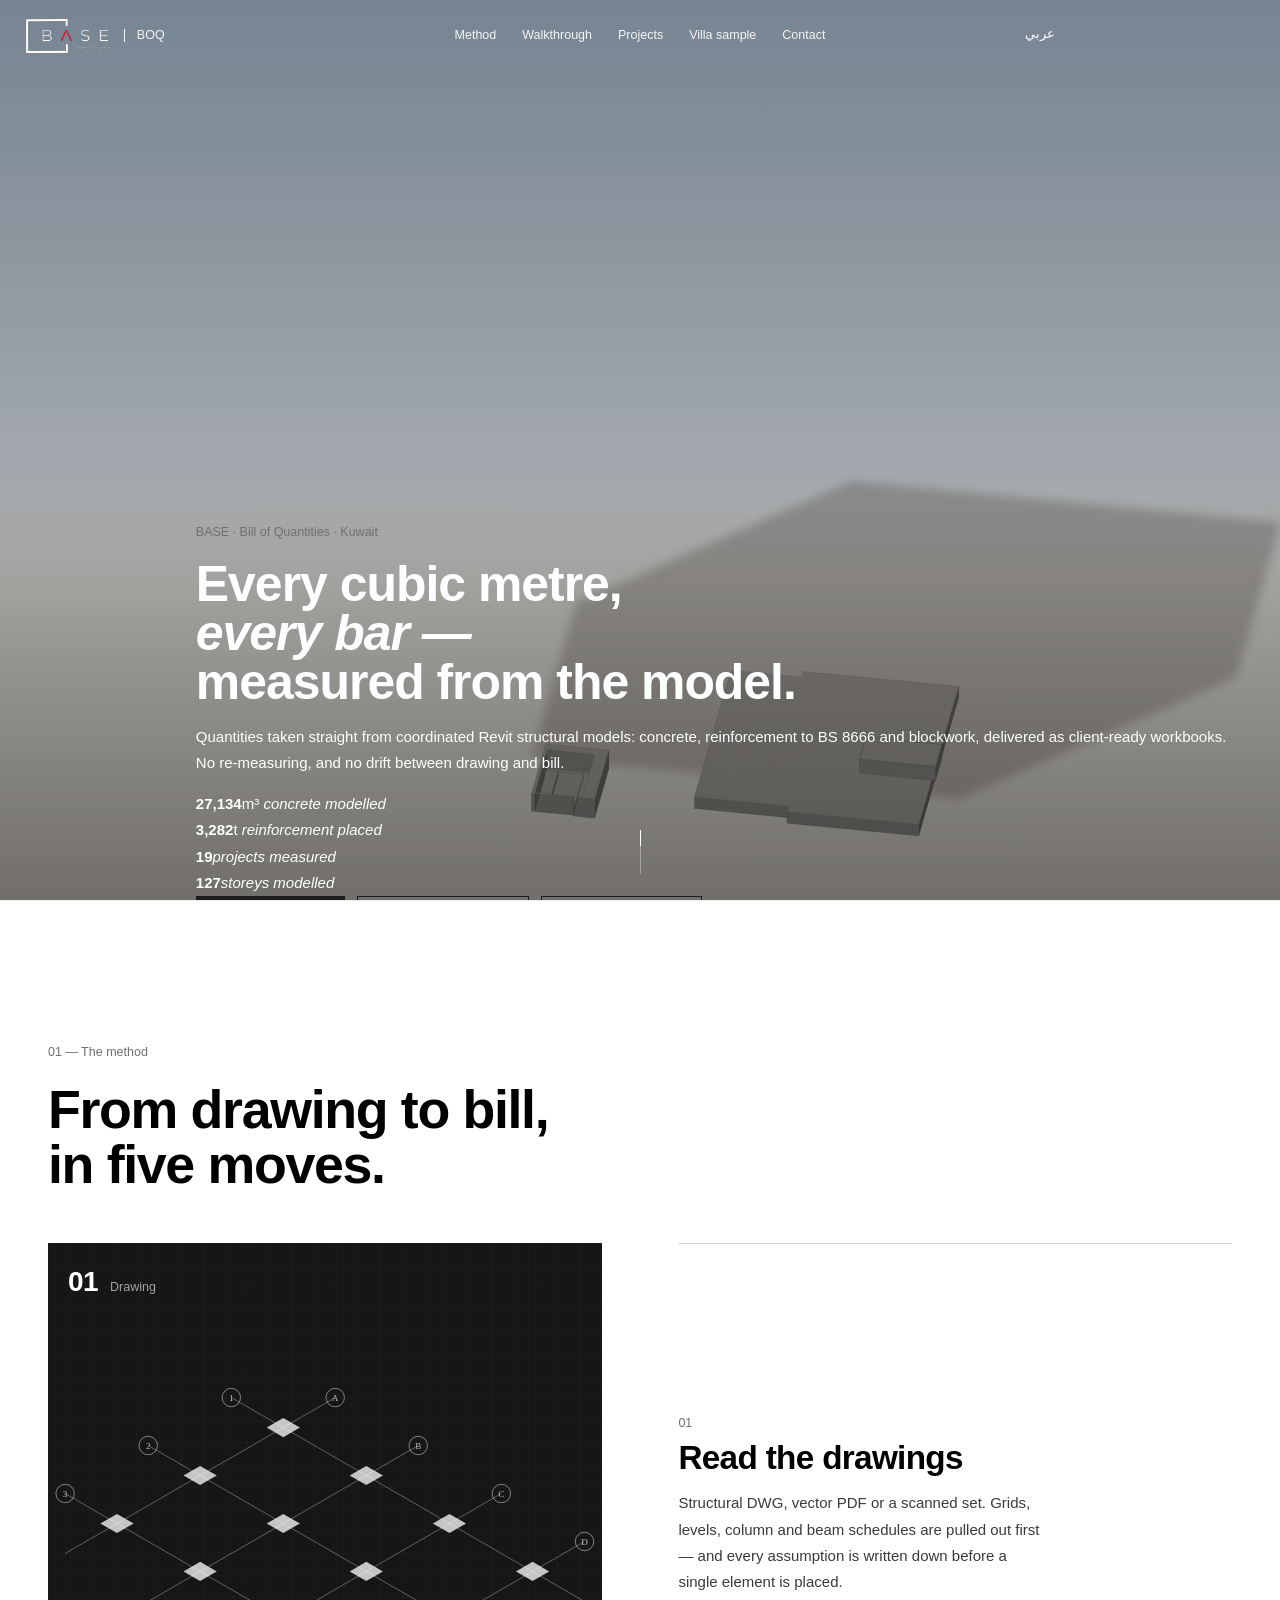
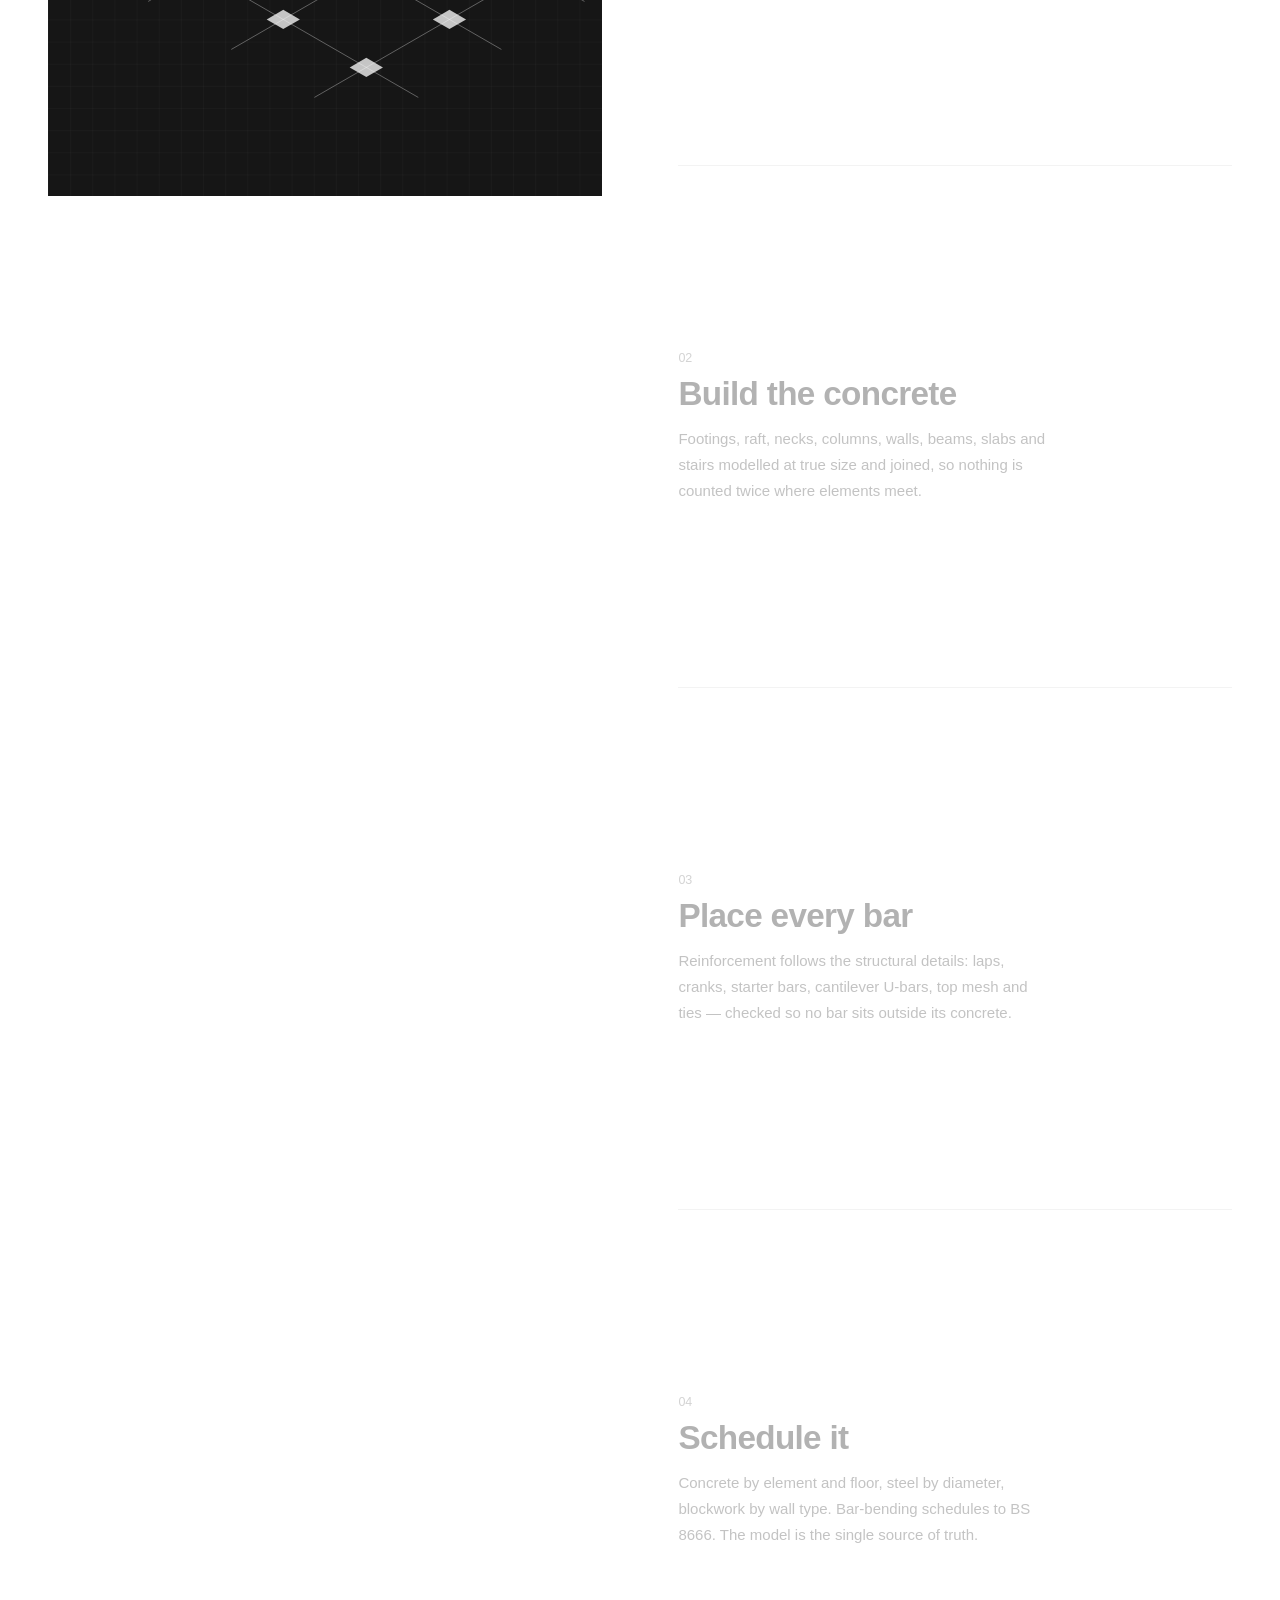
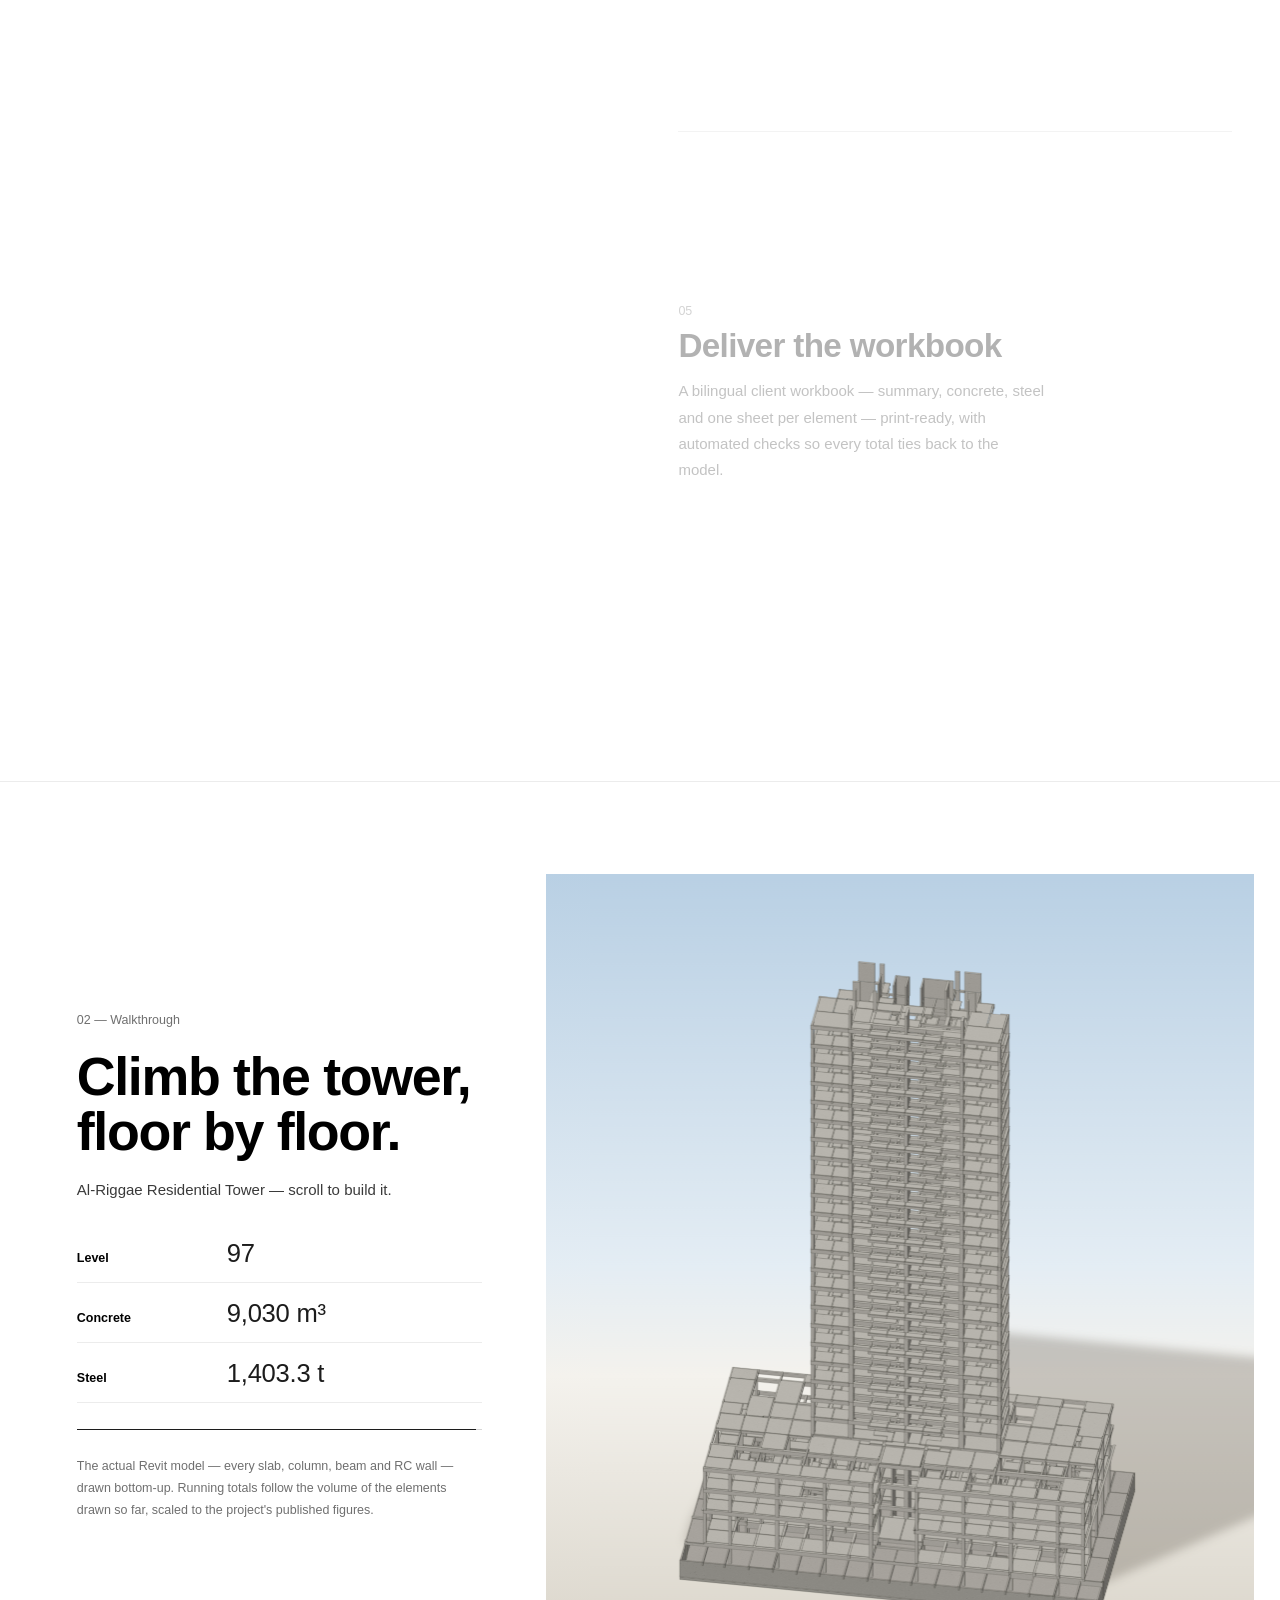
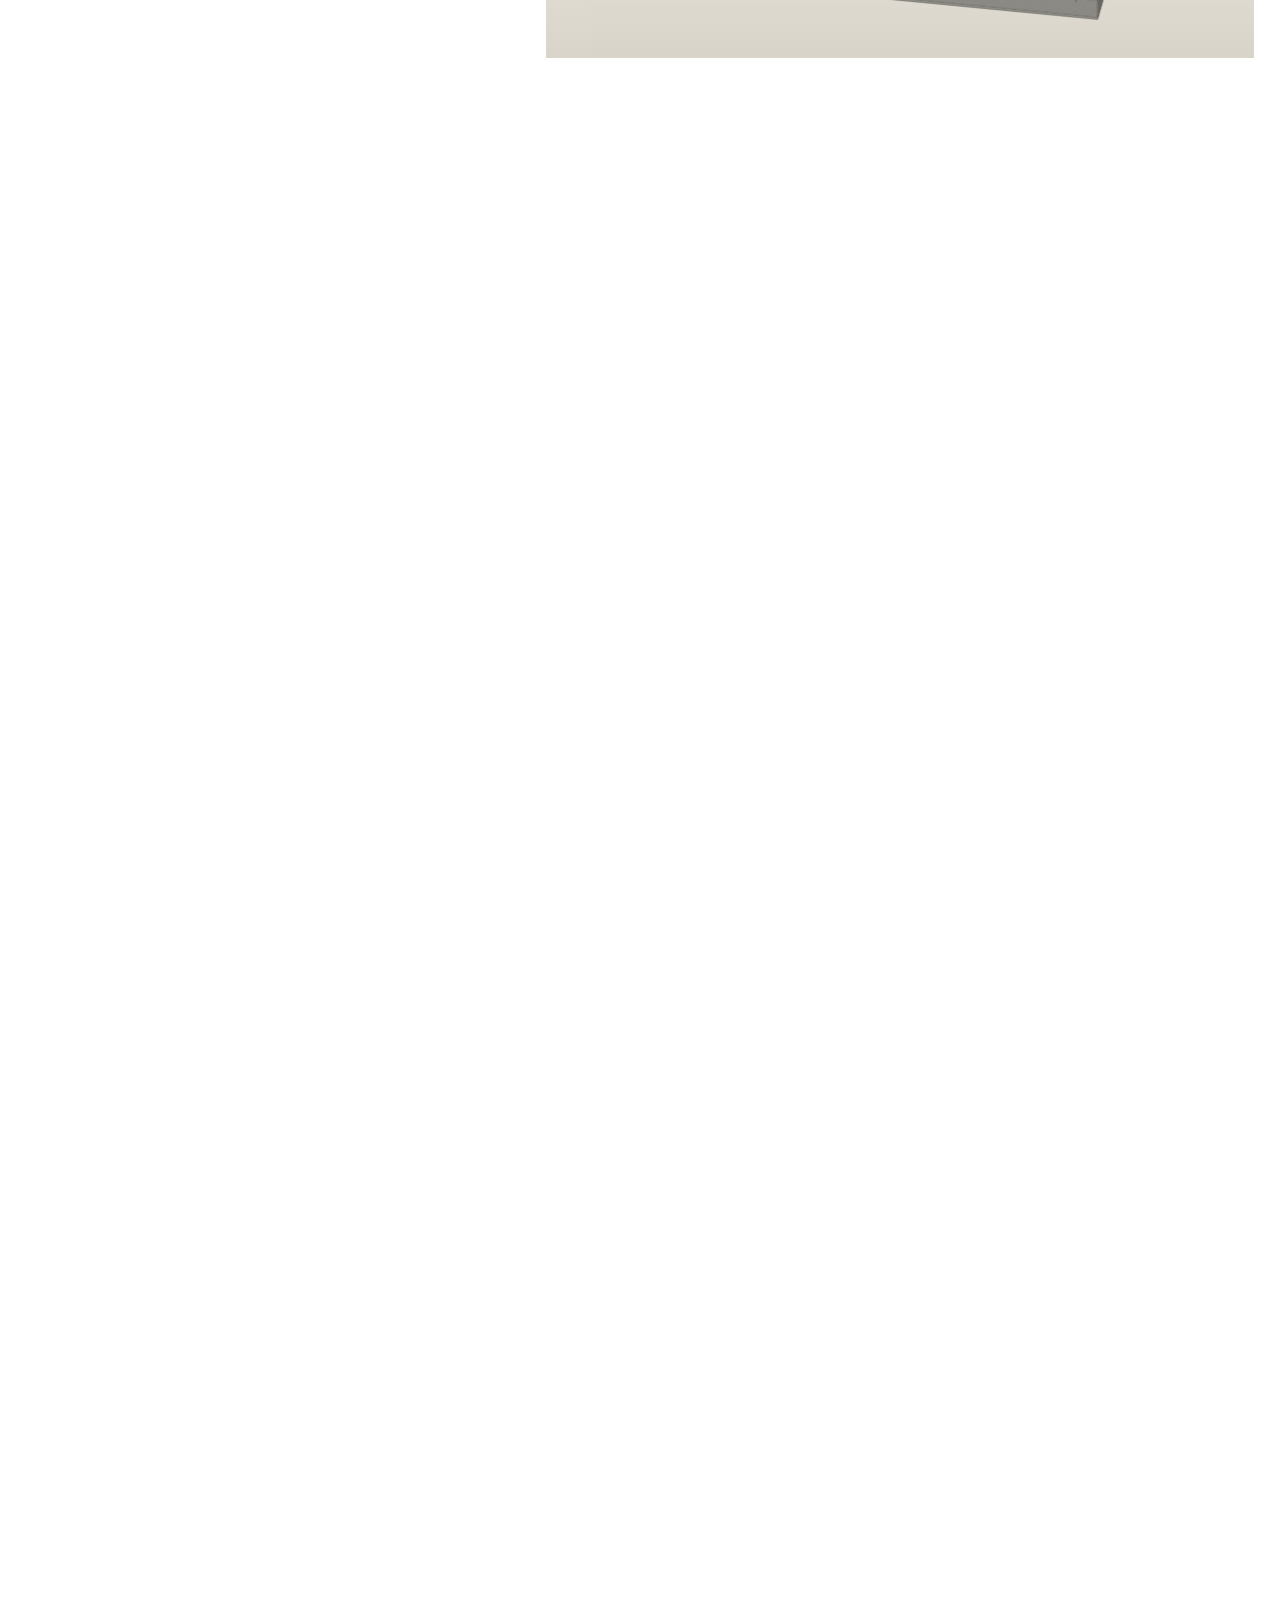
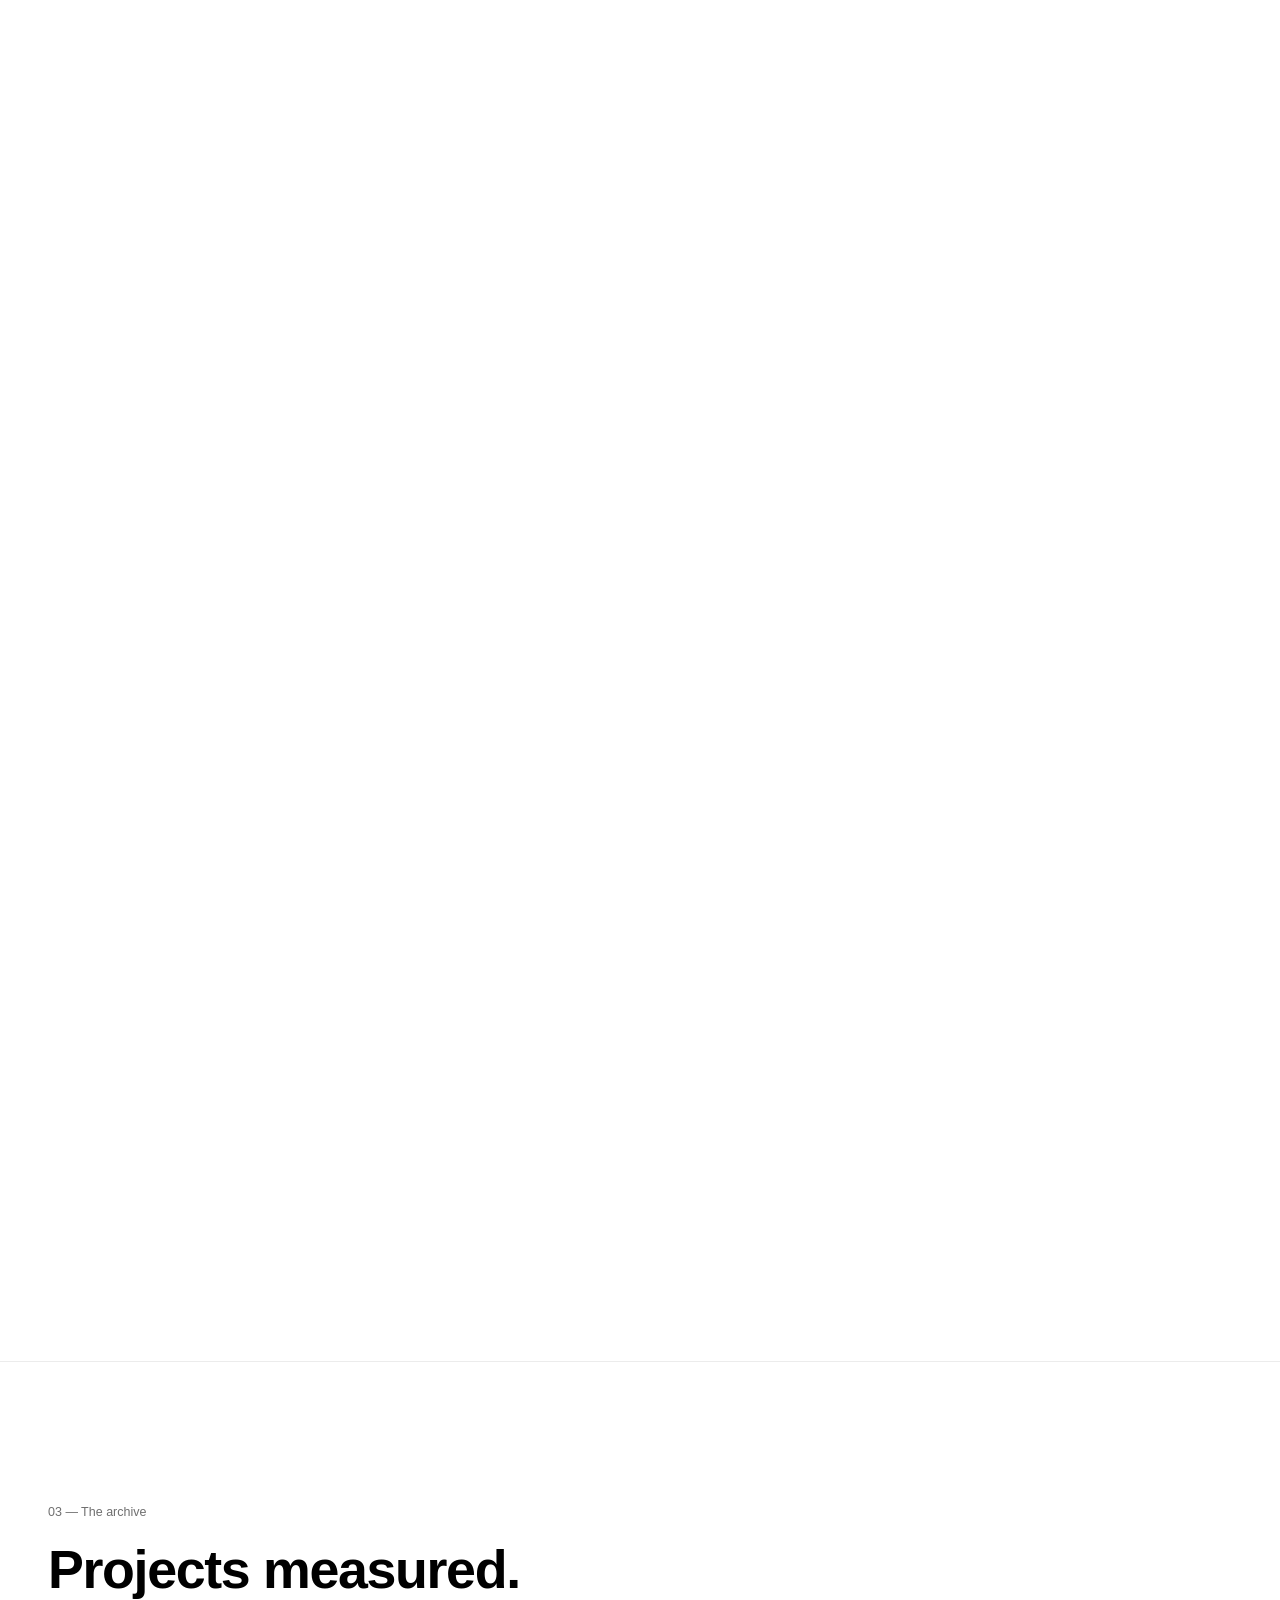
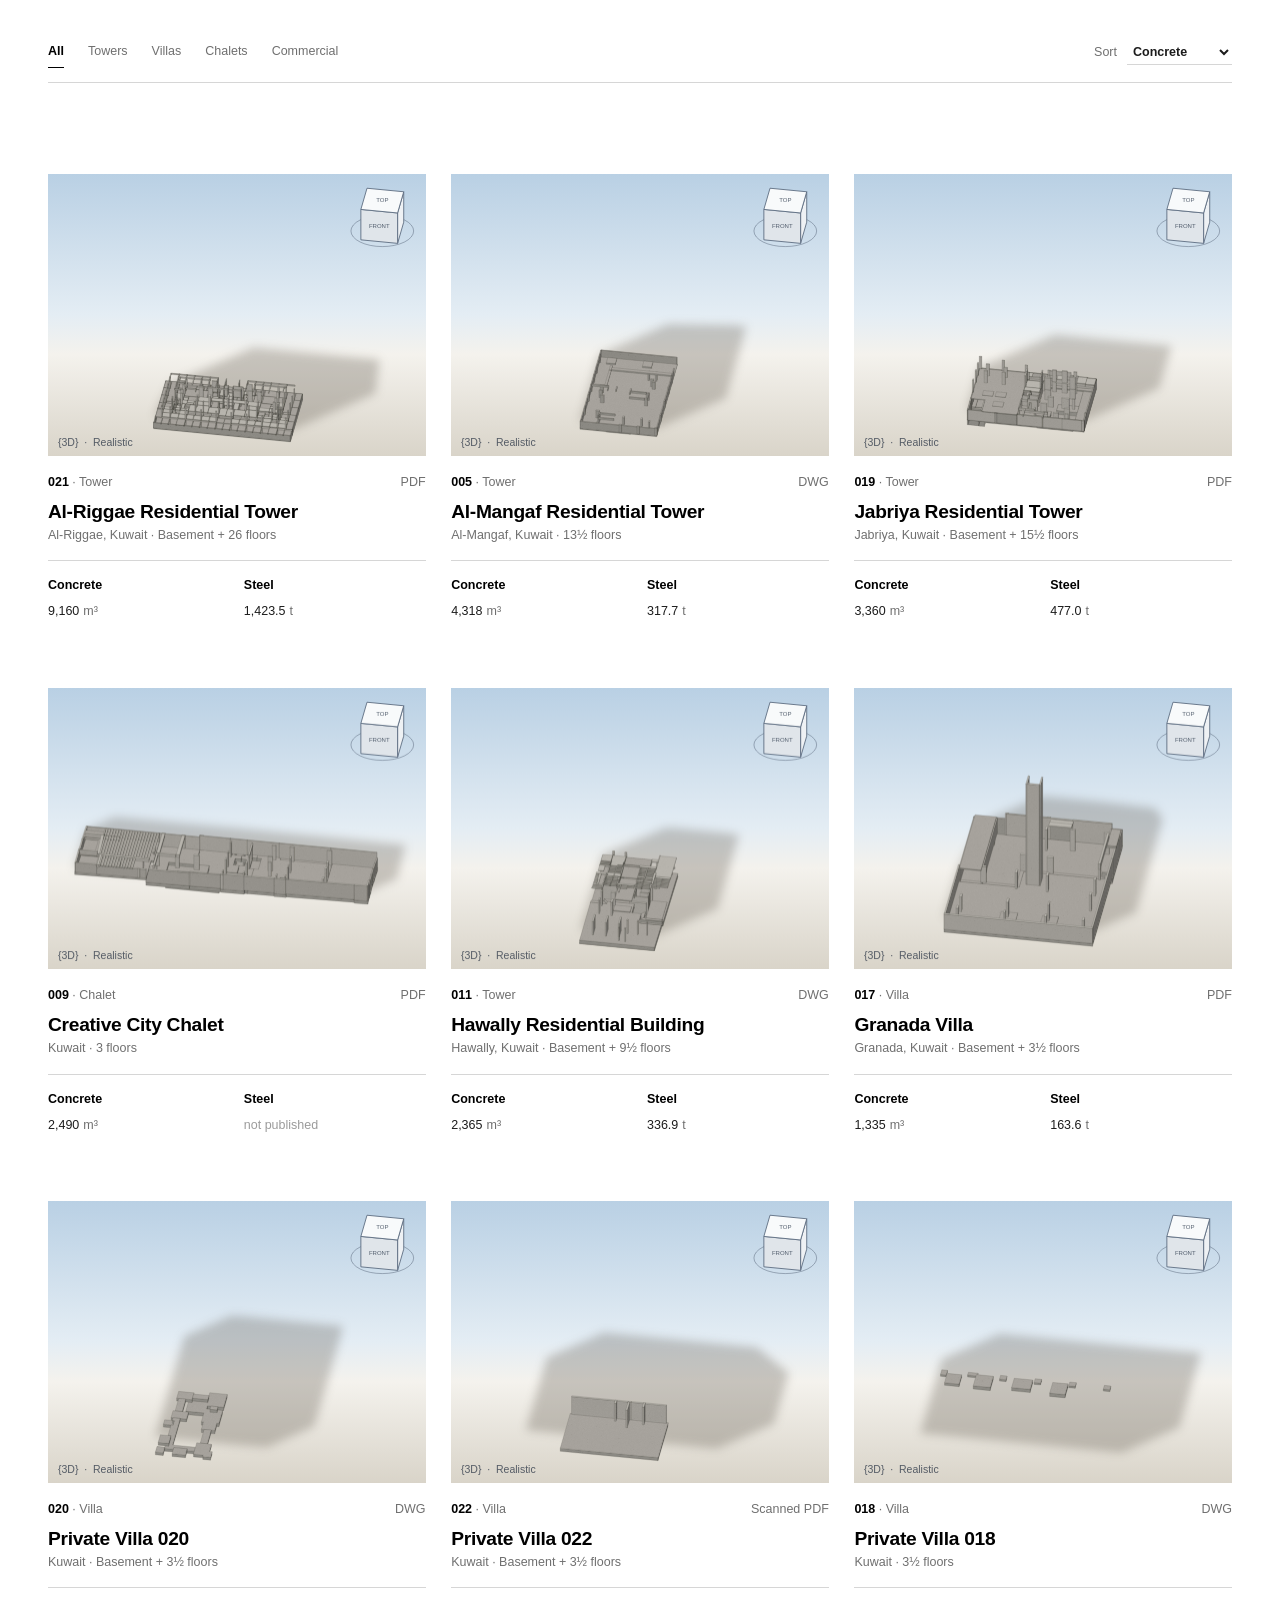
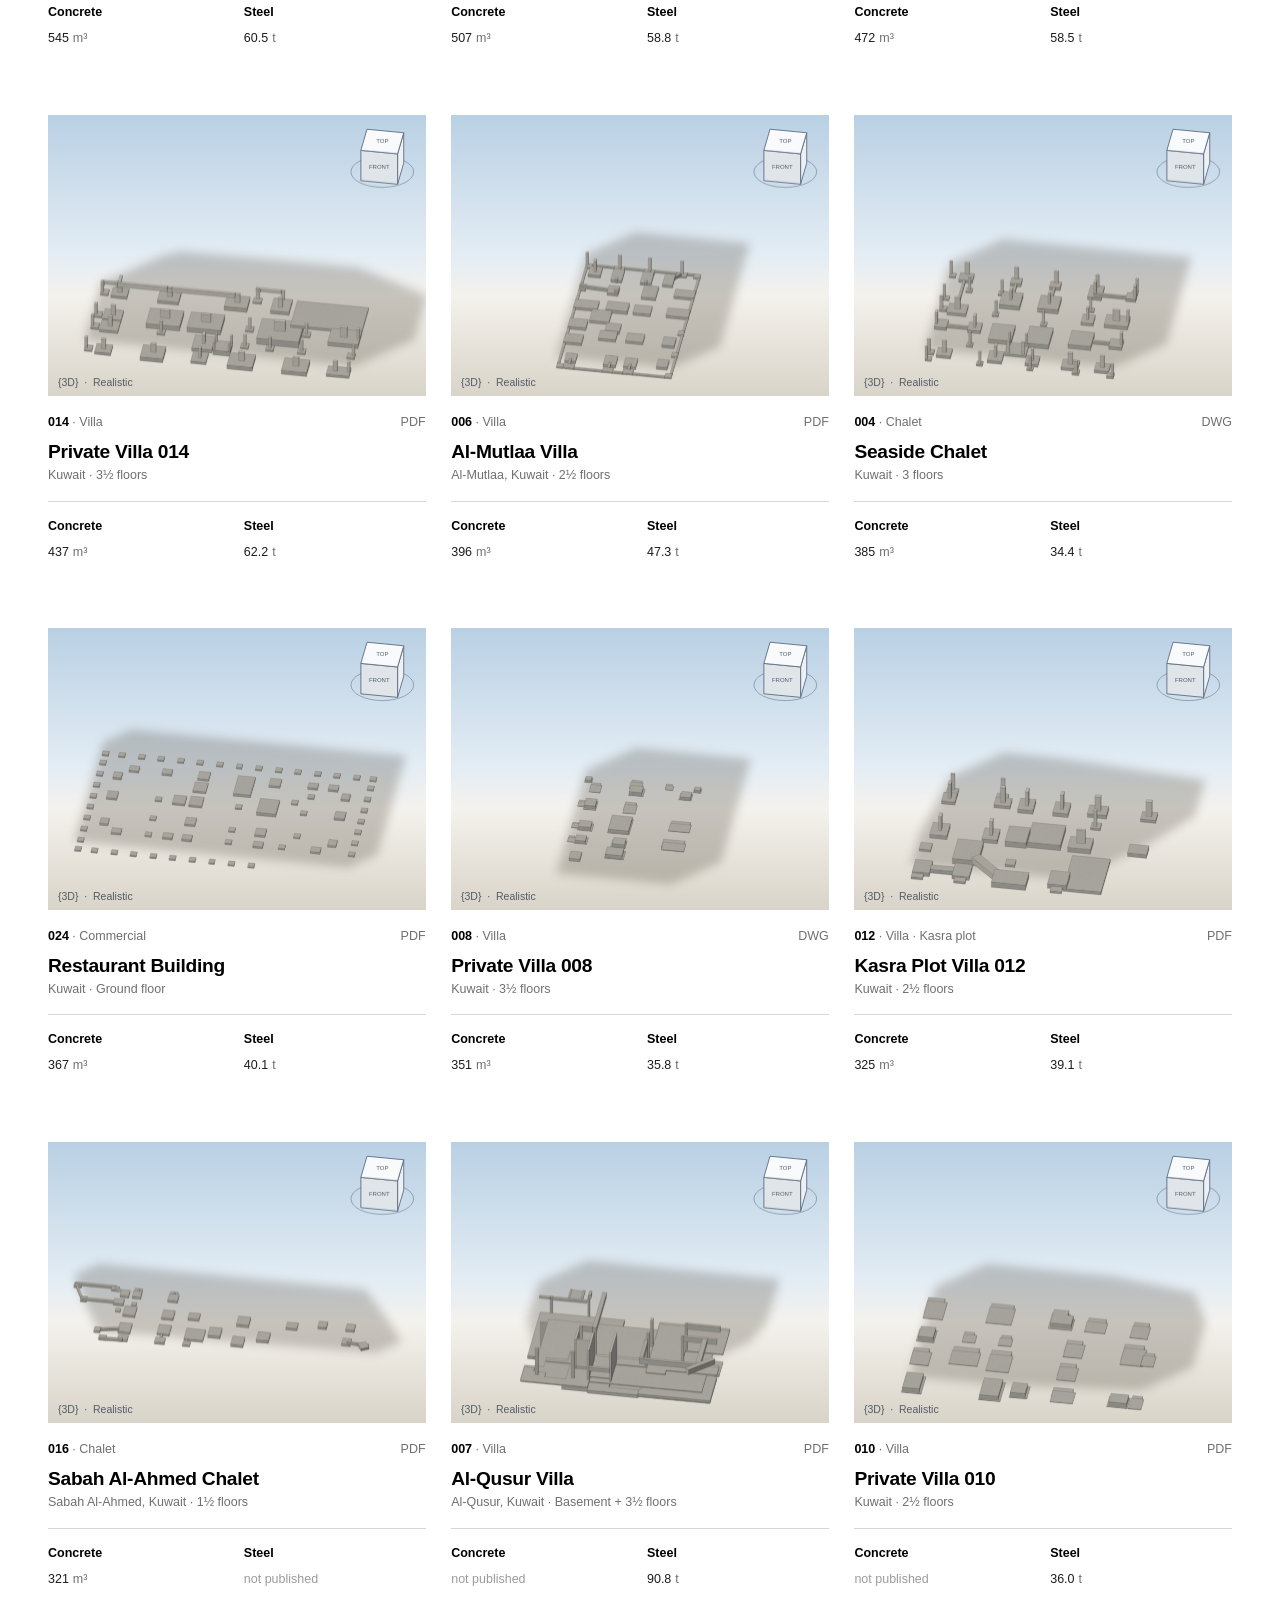
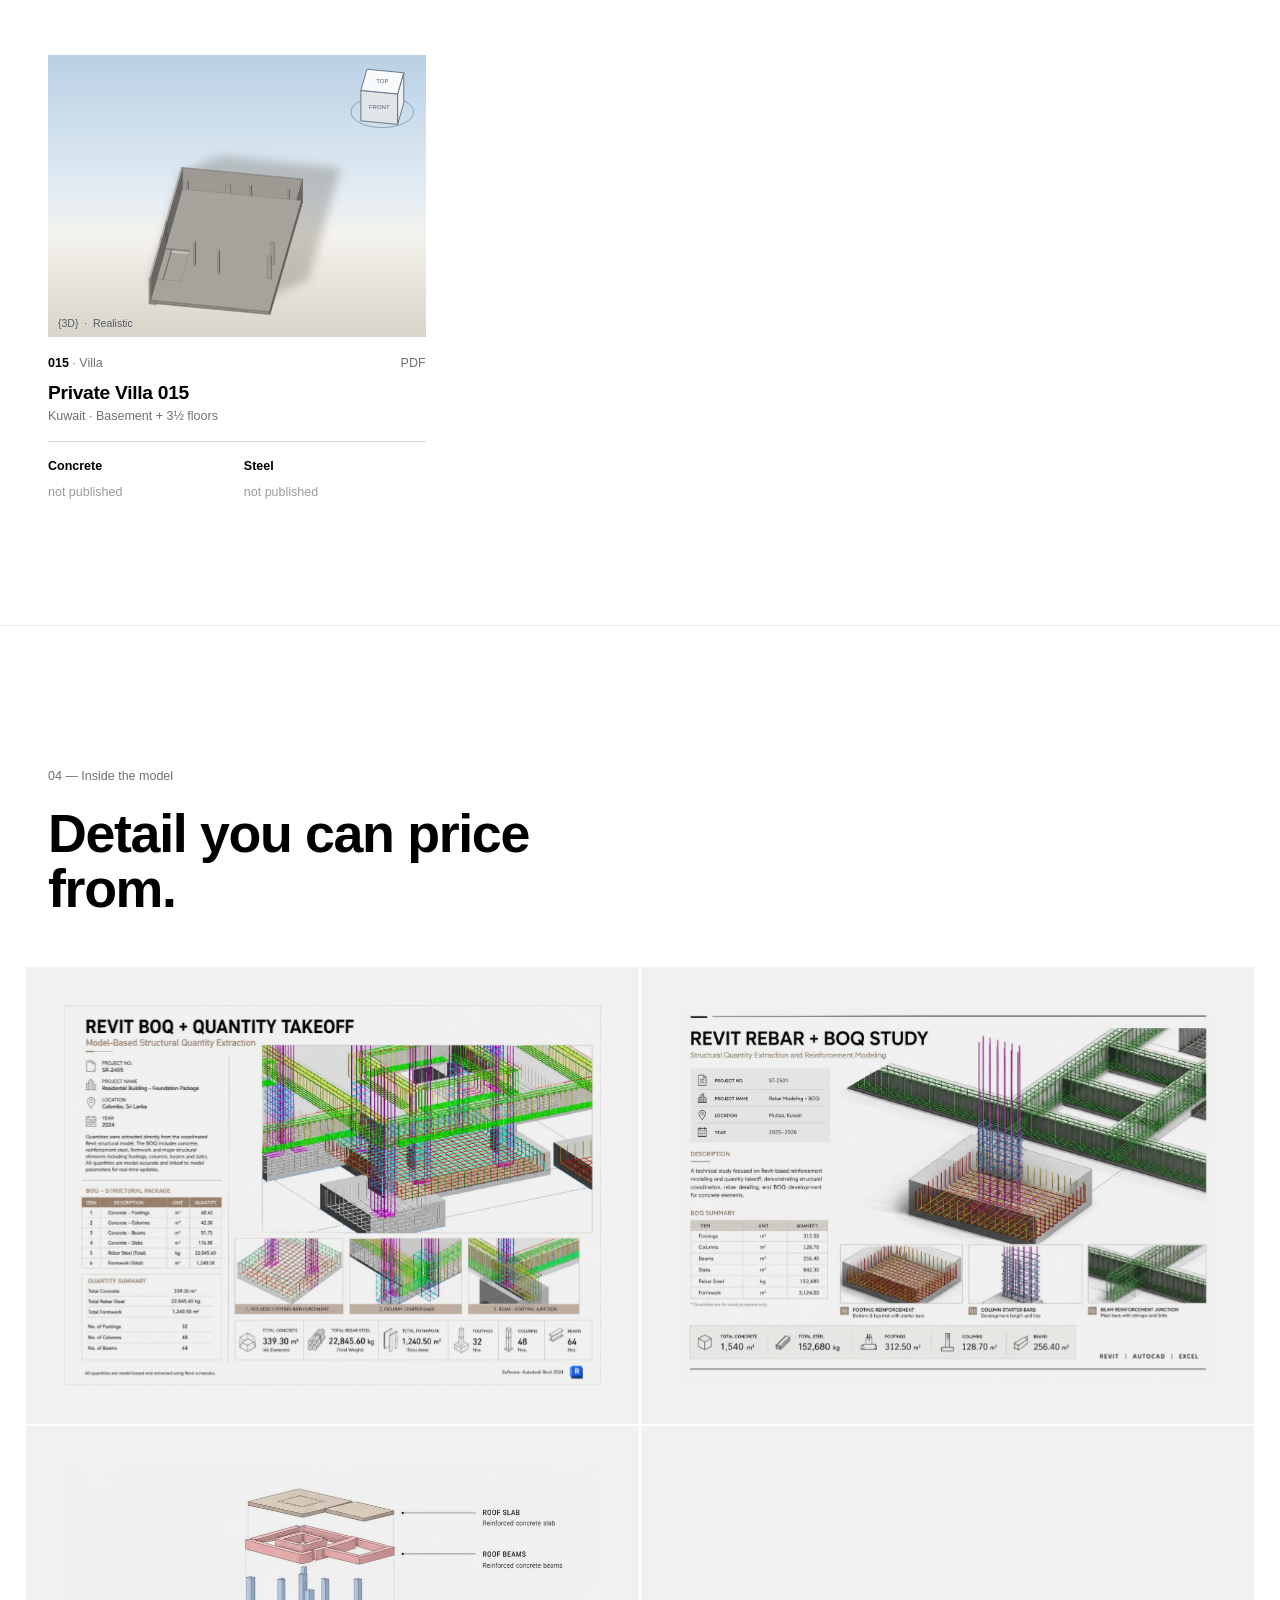
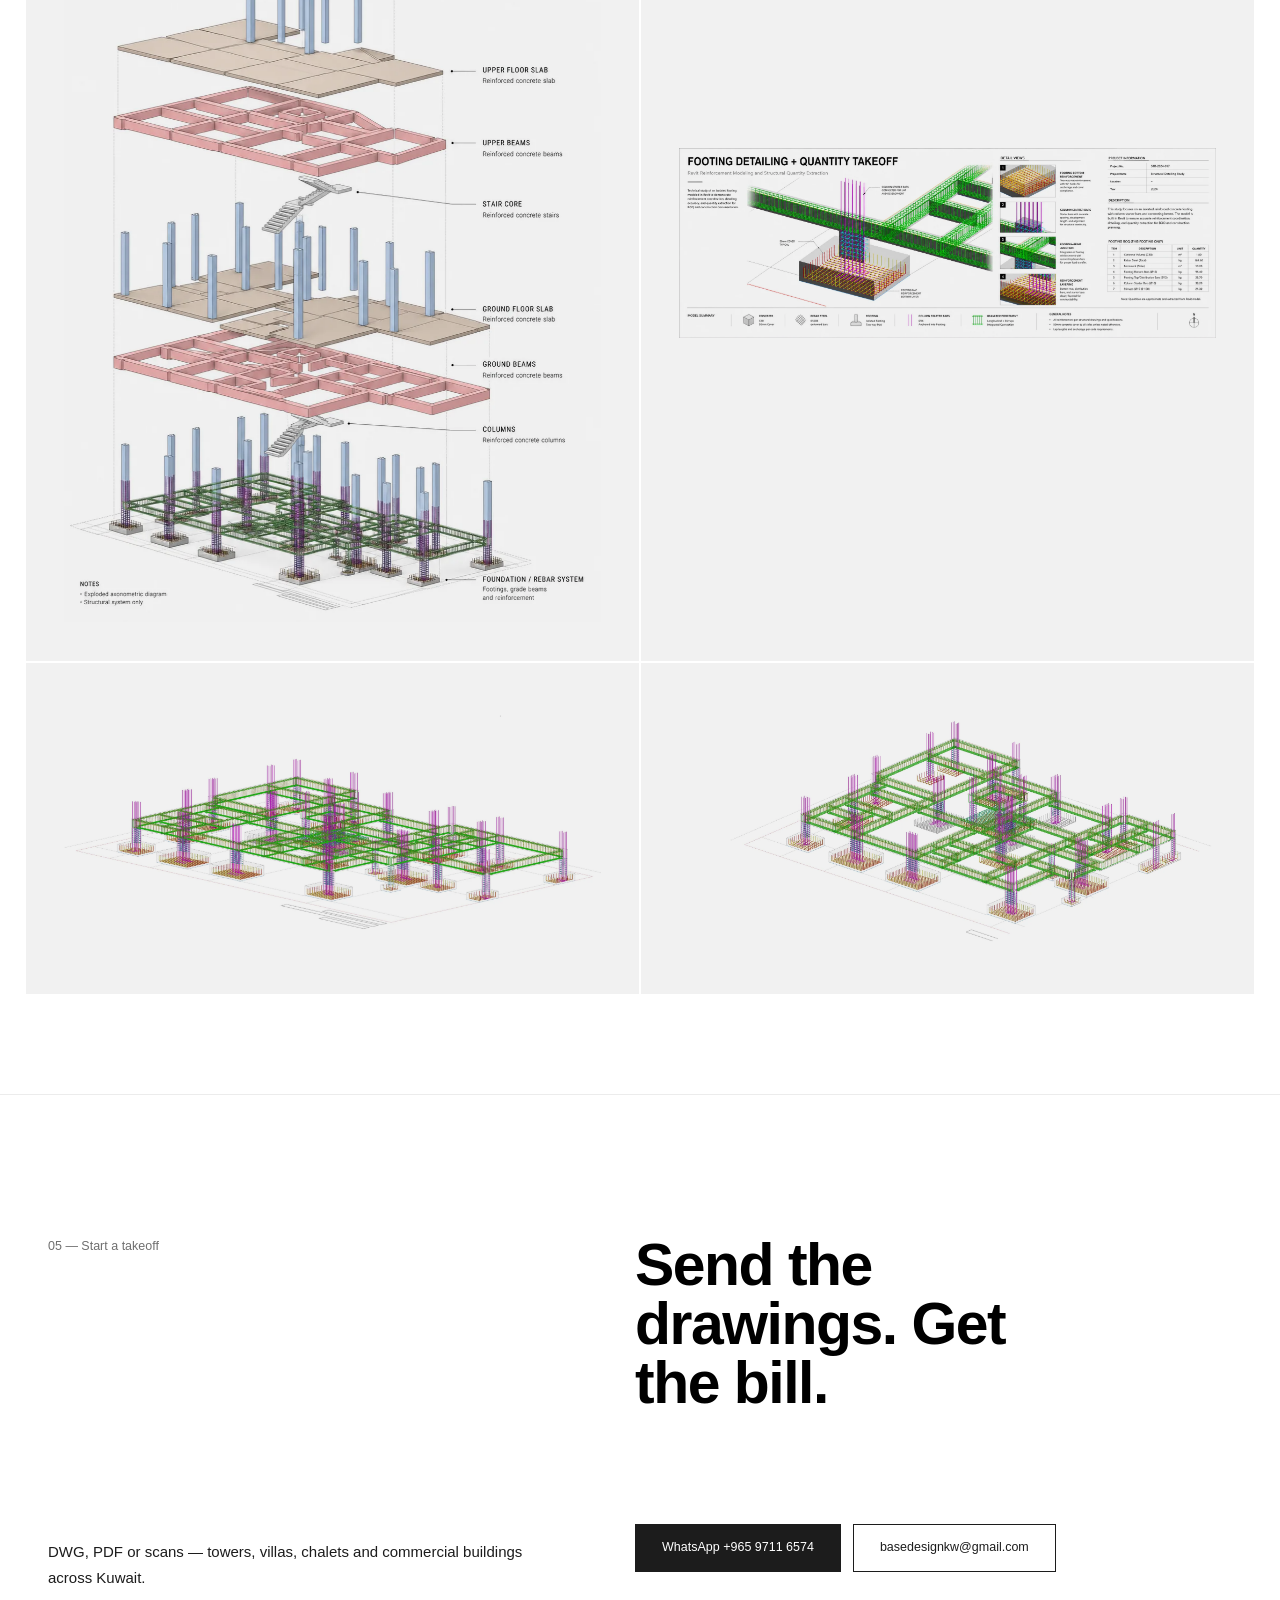
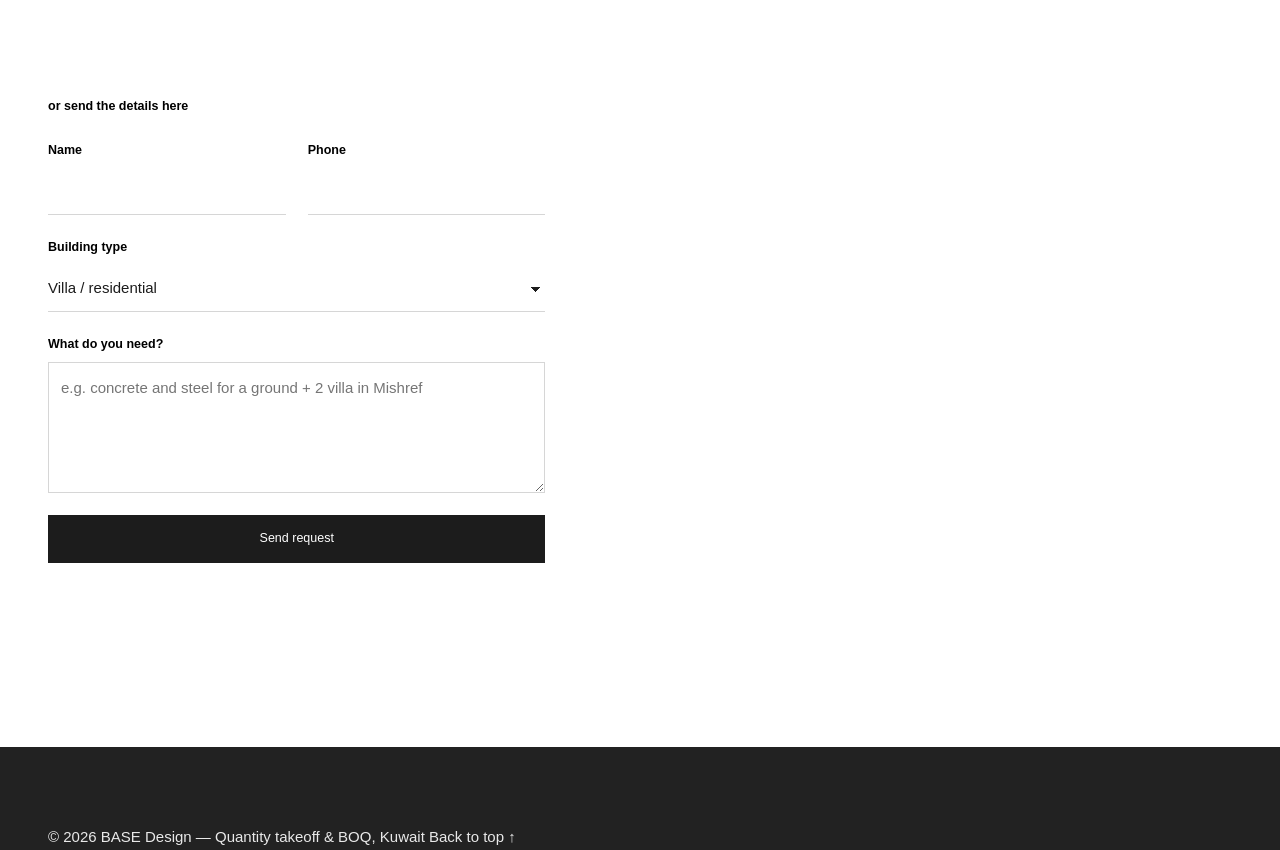
<file: index.html>
<!DOCTYPE html>
<html lang="en" dir="ltr">
<head>
<meta charset="utf-8">
<meta name="viewport" content="width=device-width, initial-scale=1">
<title>BASE BOQ — Model-Based Quantities | Kuwait</title>
<meta name="description" content="BASE BOQ: concrete, reinforcement and blockwork quantities measured from coordinated Revit models — towers, villas, chalets and commercial work across Kuwait.">
<meta name="theme-color" content="#000000">
<meta property="og:type" content="website">
<meta property="og:title" content="BASE BOQ — Model-Based Quantities">
<meta property="og:description" content="Every cubic metre and every bar, measured from the model. Towers, villas and chalets across Kuwait.">
<meta property="og:url" content="https://jellox9991.github.io/base-design/">
<meta property="og:image" content="https://jellox9991.github.io/base-design/assets/img/brand/og-boq.jpg">
<meta property="og:image:width" content="1200">
<meta property="og:image:height" content="630">
<meta property="og:site_name" content="BASE Architecture &amp; Interior Design">
<meta property="og:locale" content="en_US">
<meta property="og:locale:alternate" content="ar_KW">
<meta name="twitter:card" content="summary_large_image">
<meta name="twitter:title" content="BASE BOQ — Model-Based Quantities">
<meta name="twitter:description" content="Every cubic metre and every bar, measured from the Revit model. 19 projects across Kuwait.">
<meta name="twitter:image" content="https://jellox9991.github.io/base-design/assets/img/brand/og-boq.jpg">
<link rel="canonical" href="https://jellox9991.github.io/base-design/">
<link rel="icon" href="assets/img/brand/favicon.svg" type="image/svg+xml">
<link rel="preconnect" href="https://fonts.googleapis.com">
<link rel="preconnect" href="https://fonts.gstatic.com" crossorigin>
<link href="https://fonts.googleapis.com/css2?family=Cormorant+Garamond:ital,wght@0,300;0,400;0,500;1,300;1,400&family=Outfit:wght@200;300;400;500&family=Tajawal:wght@300;400;500;700&display=swap" rel="stylesheet">
<link rel="stylesheet" href="boq/boq.css">
</head>
<body>

<div class="loader" id="loader" aria-hidden="true">
  <div class="loader-mark"><img src="assets/img/brand/logo-mark.png" alt=""></div>
  <div class="loader-bar"><span></span></div>
  <div class="loader-txt" data-en="Measuring the model" data-ar="جارٍ قياس النموذج">Measuring the model</div>
</div>

<div class="cursor" id="cursor" aria-hidden="true"></div>
<div class="progress" id="progress" aria-hidden="true"></div>

<header class="nav" id="nav">
  <a class="nav-brand" href="./">
    <img src="assets/img/brand/logo.png" alt="BASE">
    <span class="nav-sub">BOQ</span>
  </a>
  <nav class="nav-links" aria-label="Sections">
    <a href="#method" data-en="Method" data-ar="المنهج">Method</a>
    <a href="#ascent" data-en="Walkthrough" data-ar="الجولة">Walkthrough</a>
    <a href="#projects" data-en="Projects" data-ar="المشاريع">Projects</a>
    <a href="boq/villa/" data-en="Villa sample" data-ar="عينة فيلا">Villa sample</a>
    <a href="#contact" data-en="Contact" data-ar="تواصل">Contact</a>
  </nav>
  <button class="lang" id="langBtn" type="button" aria-label="Switch language">عربي</button>
</header>

<!-- ============ HERO ============ -->
<section class="hero" id="top">
  <canvas class="hero-canvas" id="heroCanvas" aria-hidden="true"></canvas>
  <div class="hero-grain" aria-hidden="true"></div>
  <div class="hero-inner">
    <p class="eyebrow"><span class="dot"></span><span data-en="BASE · Bill of Quantities · Kuwait" data-ar="BASE · جداول الكميات · الكويت">BASE · Bill of Quantities · Kuwait</span></p>
    <h1 class="hero-title">
      <span class="line"><span data-en="Every cubic metre," data-ar="كل متر مكعب،">Every cubic metre,</span></span>
      <span class="line"><em data-en="every bar —" data-ar="كل سيخ —">every bar —</em></span>
      <span class="line"><span data-en="measured from the model." data-ar="مقاس من النموذج.">measured from the model.</span></span>
    </h1>
    <p class="hero-lede" data-en="Quantities taken straight from coordinated Revit structural models: concrete, reinforcement to BS 8666 and blockwork, delivered as client-ready workbooks. No re-measuring, and no drift between drawing and bill." data-ar="كميات مأخوذة مباشرة من نماذج ريفيت الإنشائية المنسّقة: الخرسانة، والحديد حسب BS 8666، والطابوق — تُسلَّم في ملفات جاهزة للعميل. بلا إعادة قياس، وبلا فرق بين المخطط والجدول.">Quantities taken straight from coordinated Revit structural models: concrete, reinforcement to BS 8666 and blockwork, delivered as client-ready workbooks. No re-measuring, and no drift between drawing and bill.</p>
    <div class="hero-stats">
      <div class="stat"><b class="count" data-key="concrete">0</b><span>m³ <i data-en="concrete modelled" data-ar="خرسانة منمذجة">concrete modelled</i></span></div>
      <div class="stat"><b class="count" data-key="steel">0</b><span>t <i data-en="reinforcement placed" data-ar="حديد تسليح">reinforcement placed</i></span></div>
      <div class="stat"><b class="count" data-key="projects">0</b><span><i data-en="projects measured" data-ar="مشروعاً مُقاساً">projects measured</i></span></div>
      <div class="stat"><b class="count" data-key="levels">0</b><span><i data-en="storeys modelled" data-ar="دوراً منمذجاً">storeys modelled</i></span></div>
    </div>
    <div class="hero-cta">
      <a class="btn btn-red" href="#projects"><span data-en="View the projects" data-ar="استعرض المشاريع">View the projects</span></a>
      <a class="btn btn-line" href="#ascent"><span data-en="Take the walkthrough" data-ar="ابدأ الجولة">Take the walkthrough</span></a>
      <a class="btn btn-line" href="boq/villa/"><span data-en="Try the villa sample" data-ar="جرّب عينة الفيلا">Try the villa sample</span></a>
    </div>
  </div>
  <a class="scroll-cue" href="#method" aria-label="Scroll"><span></span></a>
</section>

<div class="marquee" aria-hidden="true"><div class="marquee-track" id="marquee"></div></div>

<!-- ============ METHOD WALKTHROUGH ============ -->
<section class="method" id="method">
  <div class="sec-head wrap">
    <p class="eyebrow"><span class="dot"></span><span data-en="01 — The method" data-ar="٠١ — المنهج">01 — The method</span></p>
    <h2 class="sec-title" data-en="From drawing to bill, in five moves." data-ar="من المخطط إلى الجدول، في خمس خطوات.">From drawing to bill, in five moves.</h2>
  </div>

  <div class="method-body wrap">
    <div class="method-stage" aria-hidden="true">
      <svg id="stage" viewBox="0 0 600 600">
        <defs>
          <pattern id="stageGrid" width="24" height="24" patternUnits="userSpaceOnUse">
            <path d="M24 0H0V24" fill="none" stroke="rgba(255,255,255,.05)" stroke-width="1"/>
          </pattern>
          <linearGradient id="gTop" x1="0" y1="0" x2="1" y2="1"><stop offset="0" stop-color="#2a2a2a"/><stop offset="1" stop-color="#1a1a1a"/></linearGradient>
        </defs>
        <rect width="600" height="600" fill="url(#stageGrid)"/>
        <g id="stageLayers"></g>
      </svg>
      <div class="stage-label"><span id="stageNo">01</span><span id="stageName">Drawing</span></div>
    </div>

    <ol class="method-steps">
      <li class="step" data-step="0">
        <span class="step-no">01</span>
        <h3 data-en="Read the drawings" data-ar="قراءة المخططات">Read the drawings</h3>
        <p data-en="Structural DWG, vector PDF or a scanned set. Grids, levels, column and beam schedules are pulled out first — and every assumption is written down before a single element is placed." data-ar="ملف كاد، أو PDF، أو مخططات ممسوحة. تُستخرج المحاور والمناسيب وجداول الأعمدة والكمرات أولاً — وتُكتب كل فرضية قبل وضع أي عنصر.">Structural DWG, vector PDF or a scanned set. Grids, levels, column and beam schedules are pulled out first — and every assumption is written down before a single element is placed.</p>
      </li>
      <li class="step" data-step="1">
        <span class="step-no">02</span>
        <h3 data-en="Build the concrete" data-ar="بناء الخرسانة">Build the concrete</h3>
        <p data-en="Footings, raft, necks, columns, walls, beams, slabs and stairs modelled at true size and joined, so nothing is counted twice where elements meet." data-ar="القواعد واللبشة والرقاب والأعمدة والجدران والكمرات والبلاطات والأدراج بأبعادها الحقيقية ومربوطة ببعضها، فلا يُحسب شيء مرتين عند التقاء العناصر.">Footings, raft, necks, columns, walls, beams, slabs and stairs modelled at true size and joined, so nothing is counted twice where elements meet.</p>
      </li>
      <li class="step" data-step="2">
        <span class="step-no">03</span>
        <h3 data-en="Place every bar" data-ar="وضع كل سيخ">Place every bar</h3>
        <p data-en="Reinforcement follows the structural details: laps, cranks, starter bars, cantilever U-bars, top mesh and ties — checked so no bar sits outside its concrete." data-ar="التسليح يتبع التفاصيل الإنشائية: الوصلات والتكسيح وأشاير الأعمدة وحديد الكوابيل والشبكة العلوية والكانات — مع فحص ألا يخرج أي سيخ من خرسانته.">Reinforcement follows the structural details: laps, cranks, starter bars, cantilever U-bars, top mesh and ties — checked so no bar sits outside its concrete.</p>
      </li>
      <li class="step" data-step="3">
        <span class="step-no">04</span>
        <h3 data-en="Schedule it" data-ar="جدولة الكميات">Schedule it</h3>
        <p data-en="Concrete by element and floor, steel by diameter, blockwork by wall type. Bar-bending schedules to BS 8666. The model is the single source of truth." data-ar="الخرسانة حسب العنصر والدور، والحديد حسب القطر، والطابوق حسب نوع الجدار. جداول تفريد حسب BS 8666. النموذج هو المرجع الوحيد.">Concrete by element and floor, steel by diameter, blockwork by wall type. Bar-bending schedules to BS 8666. The model is the single source of truth.</p>
      </li>
      <li class="step" data-step="4">
        <span class="step-no">05</span>
        <h3 data-en="Deliver the workbook" data-ar="تسليم ملف العميل">Deliver the workbook</h3>
        <p data-en="A bilingual client workbook — summary, concrete, steel and one sheet per element — print-ready, with automated checks so every total ties back to the model." data-ar="ملف عميل ثنائي اللغة — ملخص وخرسانة وحديد وورقة لكل عنصر — جاهز للطباعة، مع فحوص آلية تربط كل مجموع بالنموذج.">A bilingual client workbook — summary, concrete, steel and one sheet per element — print-ready, with automated checks so every total ties back to the model.</p>
      </li>
    </ol>
  </div>
</section>

<!-- ============ TOWER ASCENT (scroll walkthrough) ============ -->
<section class="ascent" id="ascent">
  <div class="ascent-pin">
    <div class="ascent-copy">
      <p class="eyebrow"><span class="dot"></span><span data-en="02 — Walkthrough" data-ar="٠٢ — جولة">02 — Walkthrough</span></p>
      <h2 class="sec-title" data-en="Climb the tower, floor by floor." data-ar="اصعد البرج، دوراً بدور.">Climb the tower, floor by floor.</h2>
      <p class="ascent-sub" id="ascentSub" data-en="Al-Riggae Residential Tower — scroll to build it." data-ar="برج الرقعي السكني — مرّر لتبنيه.">Al-Riggae Residential Tower — scroll to build it.</p>
      <div class="ascent-read">
        <div><small data-en="Level" data-ar="المنسوب">Level</small><b id="aLevel">Raft</b></div>
        <div><small data-en="Concrete" data-ar="الخرسانة">Concrete</small><b><span id="aConc">0</span> m³</b></div>
        <div><small data-en="Steel" data-ar="الحديد">Steel</small><b><span id="aSteel">0</span> t</b></div>
      </div>
      <div class="ascent-track"><span id="aBar"></span></div>
      <p class="fine" data-en="The actual Revit model — every slab, column, beam and RC wall — drawn bottom-up. Running totals follow the volume of the elements drawn so far, scaled to the project's published figures." data-ar="نموذج ريفيت الفعلي — كل بلاطة وعمود وكمرة وجدار خرساني — يُرسم من الأسفل إلى الأعلى. المجاميع تتبع حجم العناصر المرسومة حتى الآن، منسوبة إلى أرقام المشروع المعتمدة.">The actual Revit model — every slab, column, beam and RC wall — drawn bottom-up. Running totals follow the volume of the elements drawn so far, scaled to the project's published figures.</p>
    </div>
    <div class="ascent-view" aria-hidden="true">
      <canvas id="towerCanvas"></canvas>
    </div>
  </div>
</section>

<!-- ============ PROJECTS ============ -->
<section class="projects" id="projects">
  <div class="sec-head wrap">
    <p class="eyebrow"><span class="dot"></span><span data-en="03 — The archive" data-ar="٠٣ — الأرشيف">03 — The archive</span></p>
    <h2 class="sec-title" data-en="Projects measured." data-ar="مشاريع مُقاسة.">Projects measured.</h2>
    <div class="toolbar">
      <div class="filters" role="tablist" id="filters">
        <button class="on" data-f="all" data-en="All" data-ar="الكل">All</button>
        <button data-f="tower" data-en="Towers" data-ar="أبراج">Towers</button>
        <button data-f="villa" data-en="Villas" data-ar="فلل">Villas</button>
        <button data-f="chalet" data-en="Chalets" data-ar="شاليهات">Chalets</button>
        <button data-f="commercial" data-en="Commercial" data-ar="تجاري">Commercial</button>
      </div>
      <label class="sort">
        <span data-en="Sort" data-ar="ترتيب">Sort</span>
        <select id="sort">
          <option value="concrete" data-en="Concrete" data-ar="الخرسانة">Concrete</option>
          <option value="steel" data-en="Steel" data-ar="الحديد">Steel</option>
          <option value="levels" data-en="Storeys" data-ar="الأدوار">Storeys</option>
          <option value="no" data-en="Project no." data-ar="رقم المشروع">Project no.</option>
        </select>
      </label>
    </div>
  </div>
  <div class="grid wrap" id="grid"></div>
</section>

<!-- ============ GALLERY ============ -->
<section class="gallery" id="gallery">
  <div class="sec-head wrap">
    <p class="eyebrow"><span class="dot"></span><span data-en="04 — Inside the model" data-ar="٠٤ — داخل النموذج">04 — Inside the model</span></p>
    <h2 class="sec-title" data-en="Detail you can price from." data-ar="تفاصيل يمكن التسعير منها.">Detail you can price from.</h2>
  </div>
  <div class="reel" id="reel">
    <figure><img loading="lazy" src="assets/img/projects/boq-01-full.webp" alt="Revit rebar model"></figure>
    <figure><img loading="lazy" src="assets/img/projects/boq-02-full.webp" alt="Rebar and BOQ study sheet"></figure>
    <figure><img loading="lazy" src="assets/img/projects/boq-03-full.webp" alt="Footing reinforcement"></figure>
    <figure><img loading="lazy" src="assets/img/projects/boq-04-full.webp" alt="Beam reinforcement"></figure>
    <figure><img loading="lazy" src="assets/img/projects/boq-05-full.webp" alt="Structural model"></figure>
    <figure><img loading="lazy" src="assets/img/projects/boq-06-full.webp" alt="Quantity schedule"></figure>
  </div>
</section>

<!-- ============ CONTACT ============ -->
<section class="contact" id="contact">
  <div class="wrap contact-inner">
    <p class="eyebrow"><span class="dot"></span><span data-en="05 — Start a takeoff" data-ar="٠٥ — ابدأ الحصر">05 — Start a takeoff</span></p>
    <h2 class="contact-title" data-en="Send the drawings. Get the bill." data-ar="أرسل المخططات. استلم الجدول.">Send the drawings. Get the bill.</h2>
    <p class="hero-lede" data-en="DWG, PDF or scans — towers, villas, chalets and commercial buildings across Kuwait." data-ar="كاد أو PDF أو مسح ضوئي — أبراج وفلل وشاليهات ومبانٍ تجارية في أنحاء الكويت.">DWG, PDF or scans — towers, villas, chalets and commercial buildings across Kuwait.</p>
    <div class="hero-cta">
      <a class="btn btn-red" id="waBtn" href="https://wa.me/96597116574" target="_blank" rel="noopener"><span id="waText" data-en="WhatsApp +965 9711 6574" data-ar="واتساب ‎+965 9711 6574">WhatsApp +965 9711 6574</span></a>
      <a class="btn btn-line" id="mailBtn" href="mailto:basedesignkw@gmail.com"><span id="mailText">basedesignkw@gmail.com</span></a>
    </div>

    <form class="qform" id="contactForm" method="POST" novalidate>
      <p class="qform-or" data-en="or send the details here" data-ar="أو ابعت التفاصيل من هون">or send the details here</p>
      <div class="qform-row">
        <label class="qf"><span data-en="Name" data-ar="الاسم">Name</span>
          <input name="name" type="text" required autocomplete="name"></label>
        <label class="qf"><span data-en="Phone" data-ar="رقم الهاتف">Phone</span>
          <input name="phone" type="tel" required autocomplete="tel" inputmode="tel" dir="ltr"></label>
      </div>
      <label class="qf"><span data-en="Building type" data-ar="نوع المبنى">Building type</span>
        <select name="type">
          <option value="villa" data-en="Villa / residential" data-ar="فيلا / سكني">Villa / residential</option>
          <option value="tower" data-en="Tower / apartment building" data-ar="برج / عمارة">Tower / apartment building</option>
          <option value="chalet" data-en="Chalet" data-ar="شاليه">Chalet</option>
          <option value="commercial" data-en="Commercial" data-ar="تجاري">Commercial</option>
          <option value="other" data-en="Something else" data-ar="غير ذلك">Something else</option>
        </select></label>
      <label class="qf"><span data-en="What do you need?" data-ar="شو بتحتاج؟">What do you need?</span>
        <textarea name="message" rows="4" required data-en-ph="e.g. concrete and steel for a ground + 2 villa in Mishref" data-ar-ph="مثلاً: خرسانة وحديد لفيلا أرضي + دورين بمشرف"></textarea></label>
      <div class="qform-trap" aria-hidden="true">
        <label>Leave this empty <input name="_gotcha" type="text" tabindex="-1" autocomplete="off"></label>
      </div>
      <button class="btn btn-red qform-send" type="submit"><span data-en="Send request" data-ar="إرسال الطلب">Send request</span></button>
      <p class="qform-note" id="formNote" role="status" aria-live="polite"></p>
    </form>
  </div>
</section>

<footer class="foot wrap">
  <span>© <span id="yr">2026</span> BASE Design — Quantity takeoff &amp; BOQ, Kuwait</span>
  <a href="#top" data-en="Back to top ↑" data-ar="إلى الأعلى ↑">Back to top ↑</a>
</footer>

<!-- ============ PROJECT DIALOG ============ -->
<div class="modal" id="modal" aria-hidden="true" role="dialog" aria-modal="true" aria-labelledby="mName">
  <div class="modal-bg" data-close></div>
  <article class="modal-card">
    <button class="modal-x" data-close aria-label="Close">×</button>
    <div class="modal-view"><canvas id="modalCanvas"></canvas>
      <div class="m-rot"><button id="mRotL" aria-label="Rotate left">&#10226;</button><button id="mRotR" aria-label="Rotate right">&#10227;</button></div>
    </div>
    <div class="modal-info">
      <p class="eyebrow"><span class="dot"></span><span id="mNo"></span></p>
      <h3 id="mName"></h3>
      <p class="m-place" id="mPlace"></p>
      <p class="m-scope" id="mScope"></p>
      <div class="m-stats" id="mStats"></div>
      <p class="m-note" id="mNote"></p>
      <div class="m-nav">
        <button id="mPrev" aria-label="Previous project">←</button>
        <button id="mNext" aria-label="Next project">→</button>
      </div>
    </div>
  </article>
</div>

<script src="js/config.js"></script>
<script src="boq/data.js"></script>
<script src="boq/boq.js"></script>
</body>
</html>
</file>
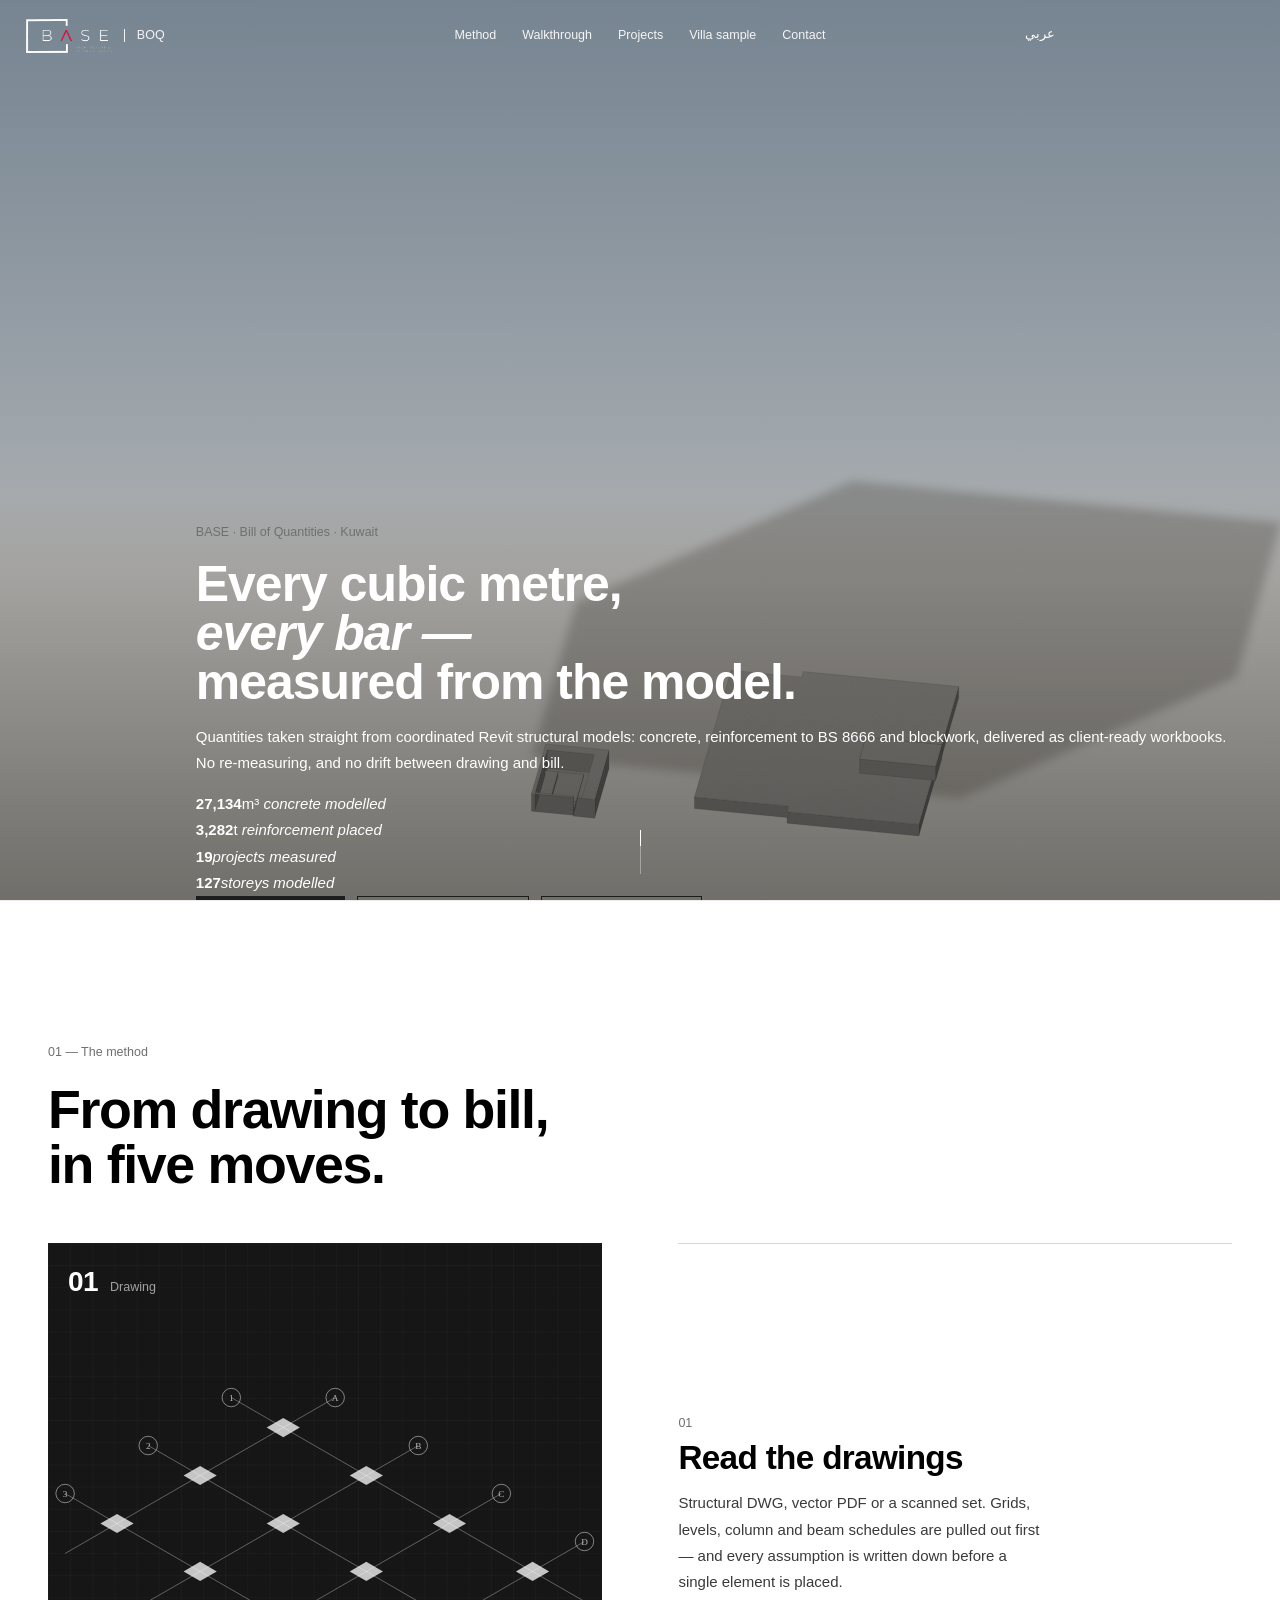
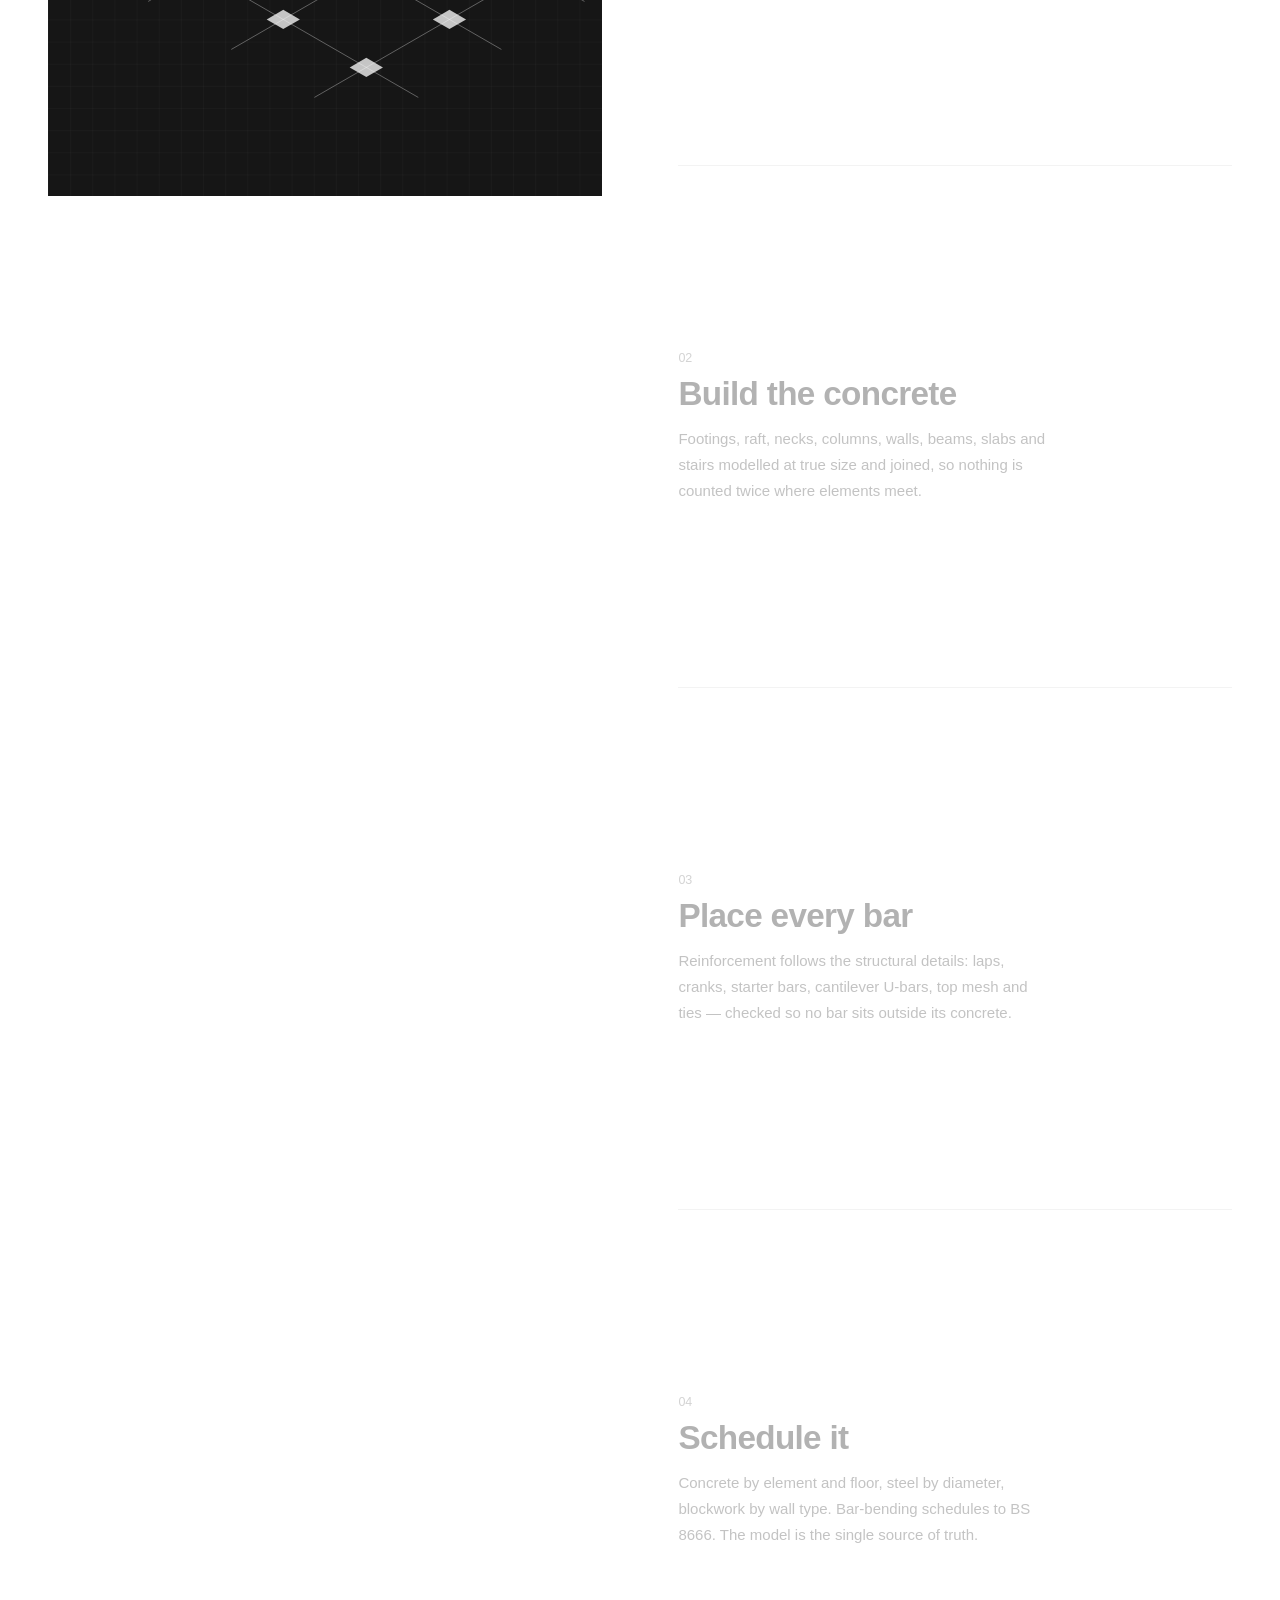
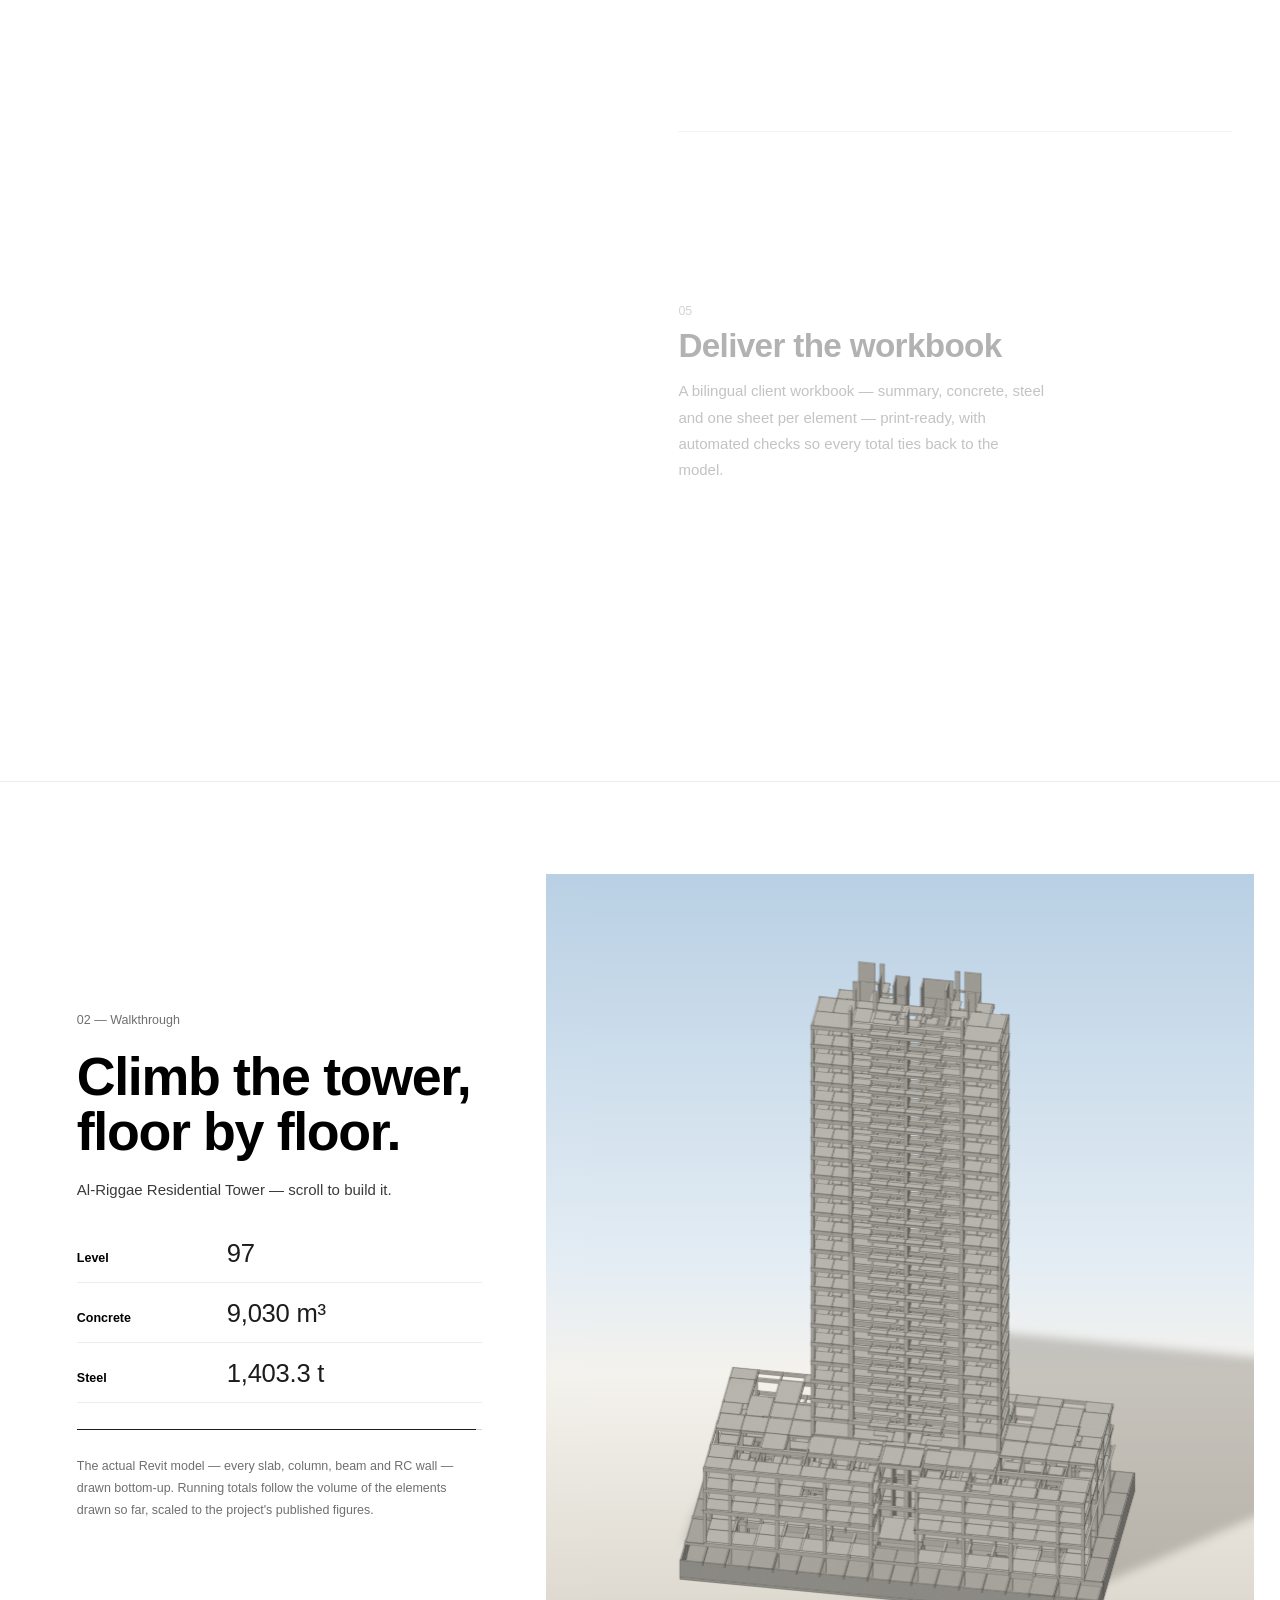
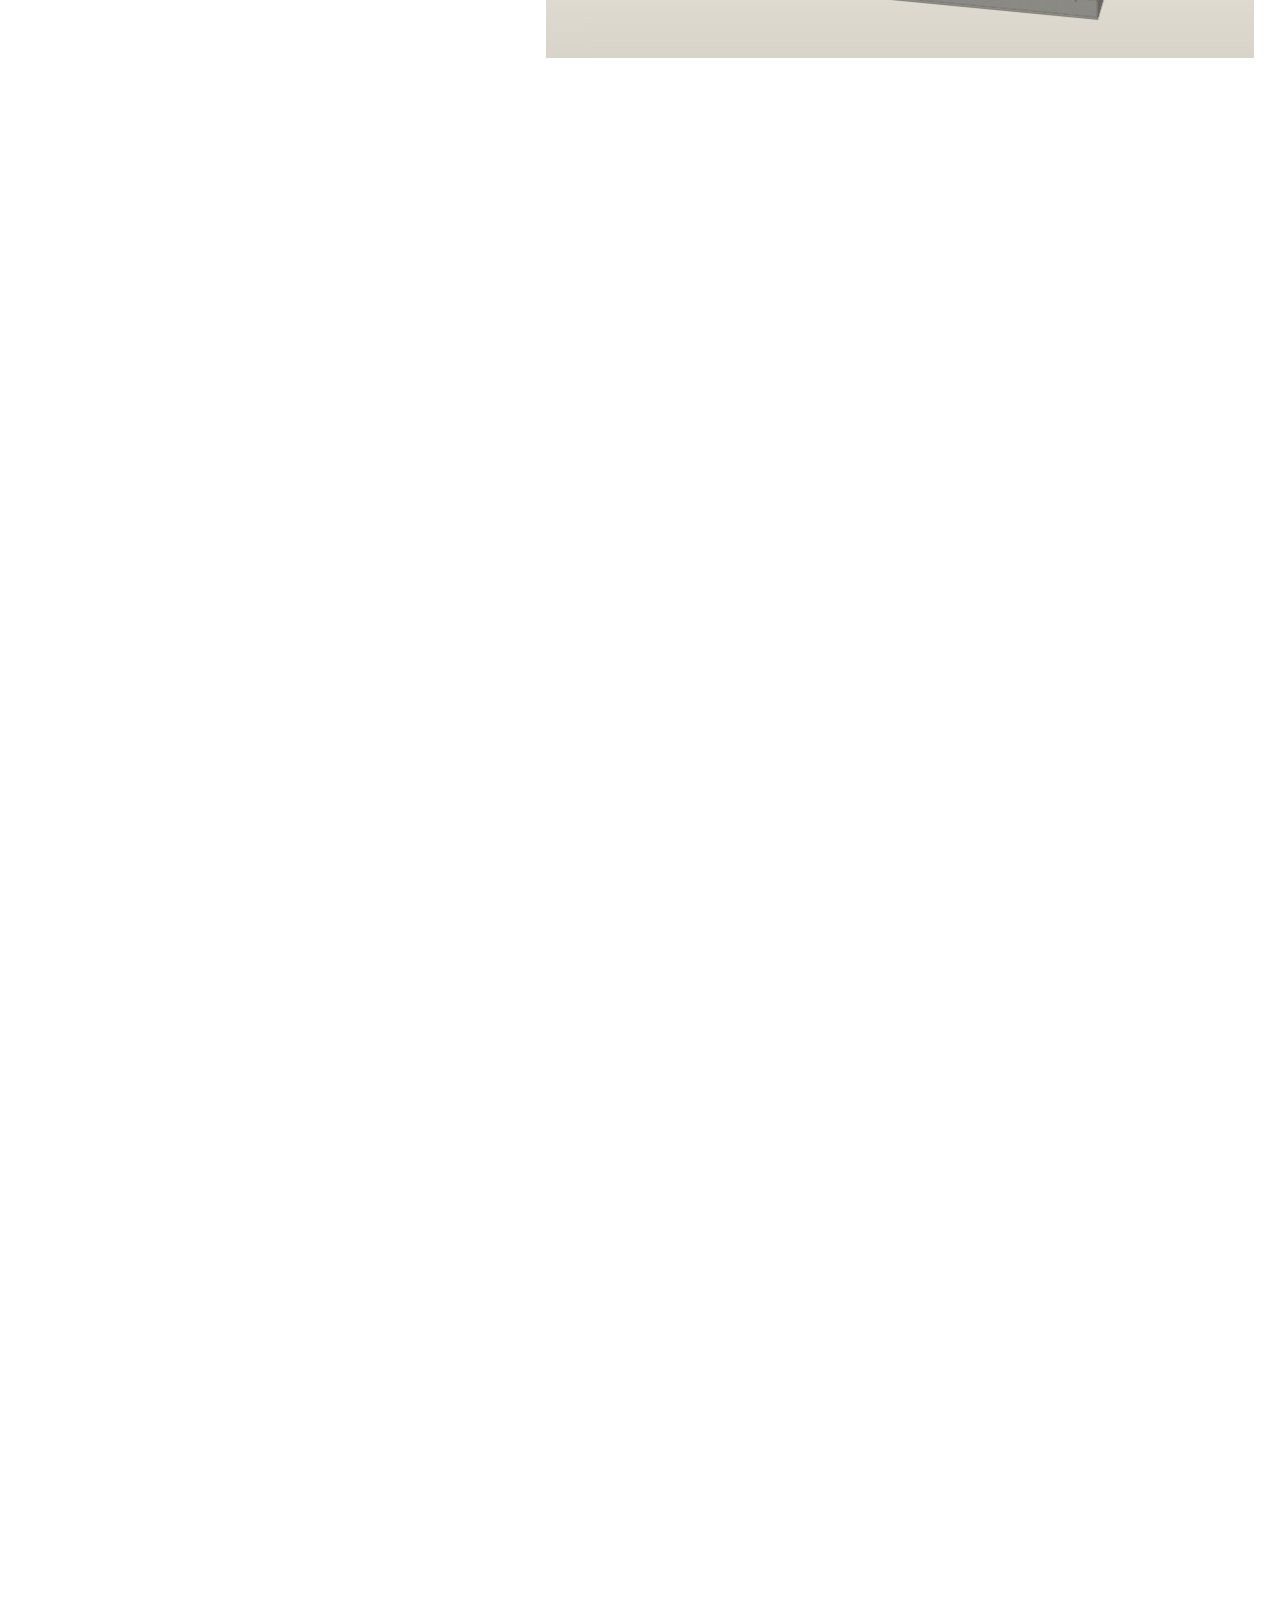
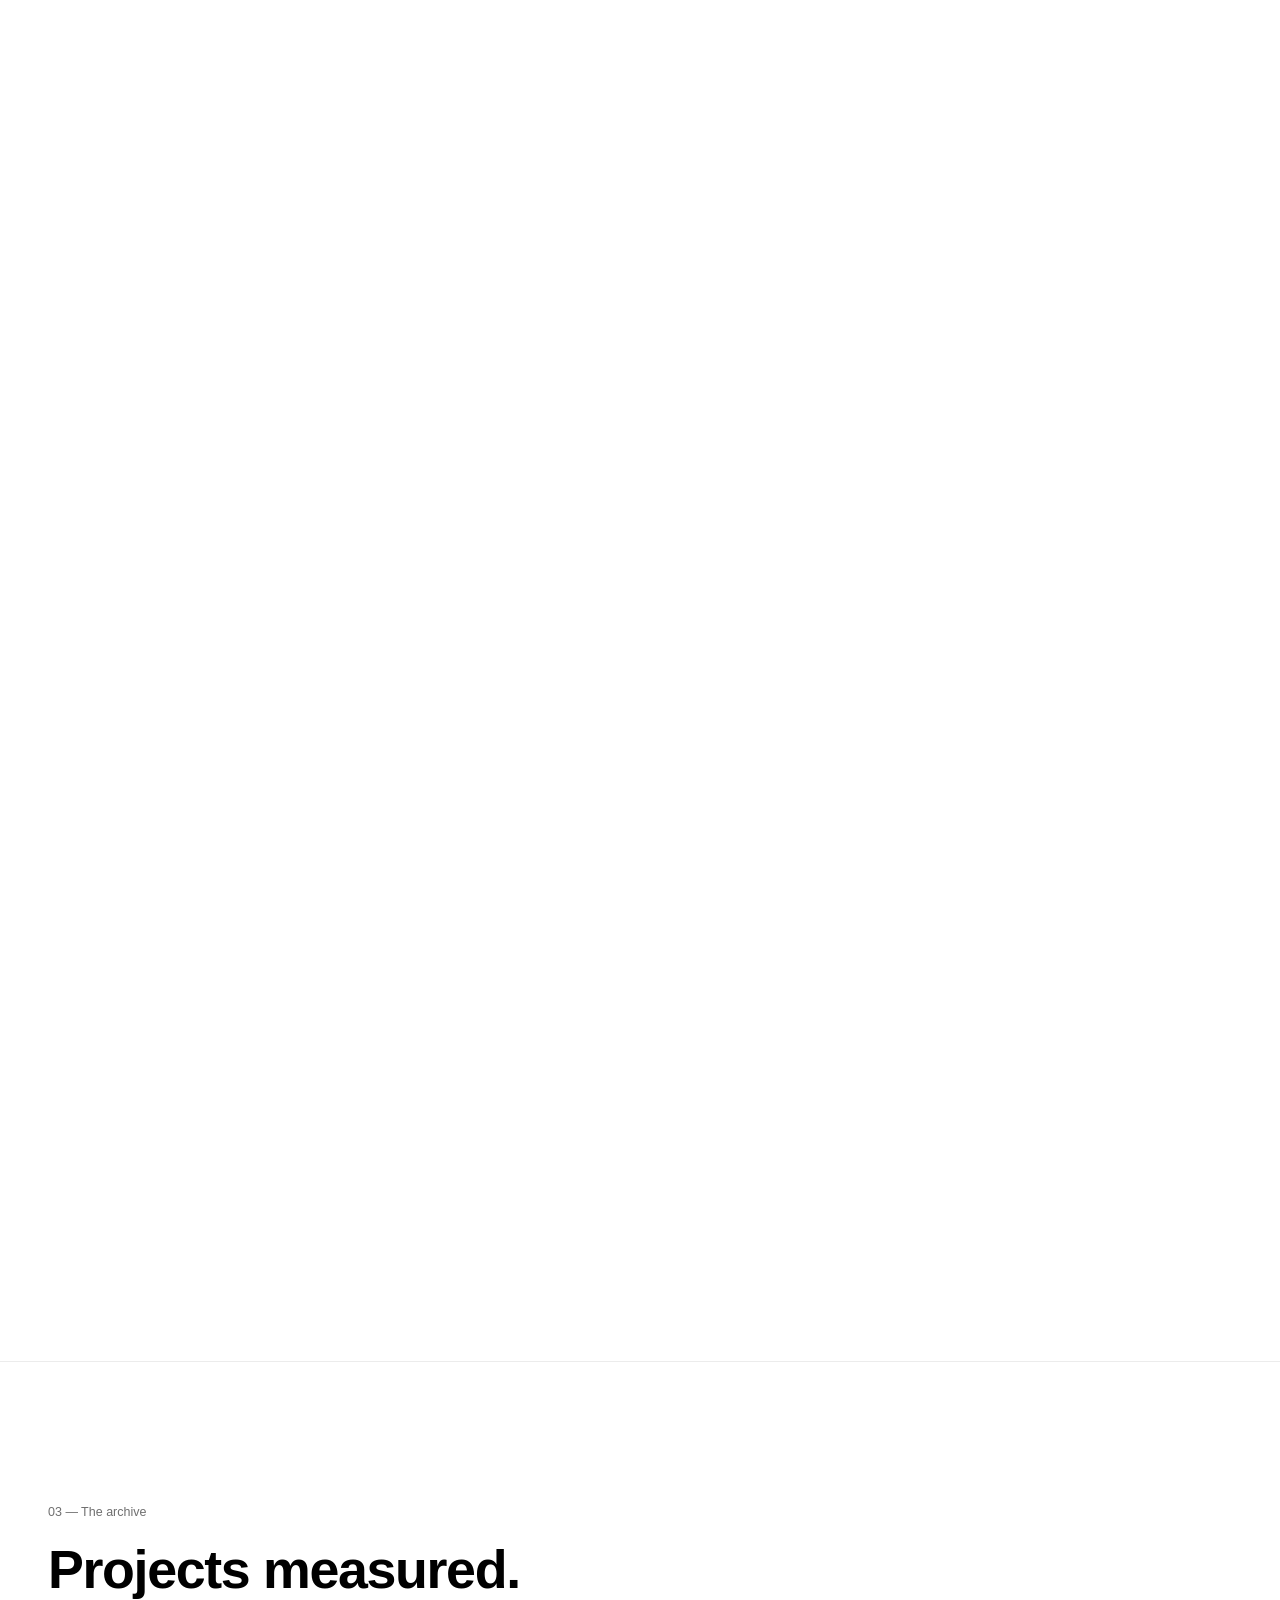
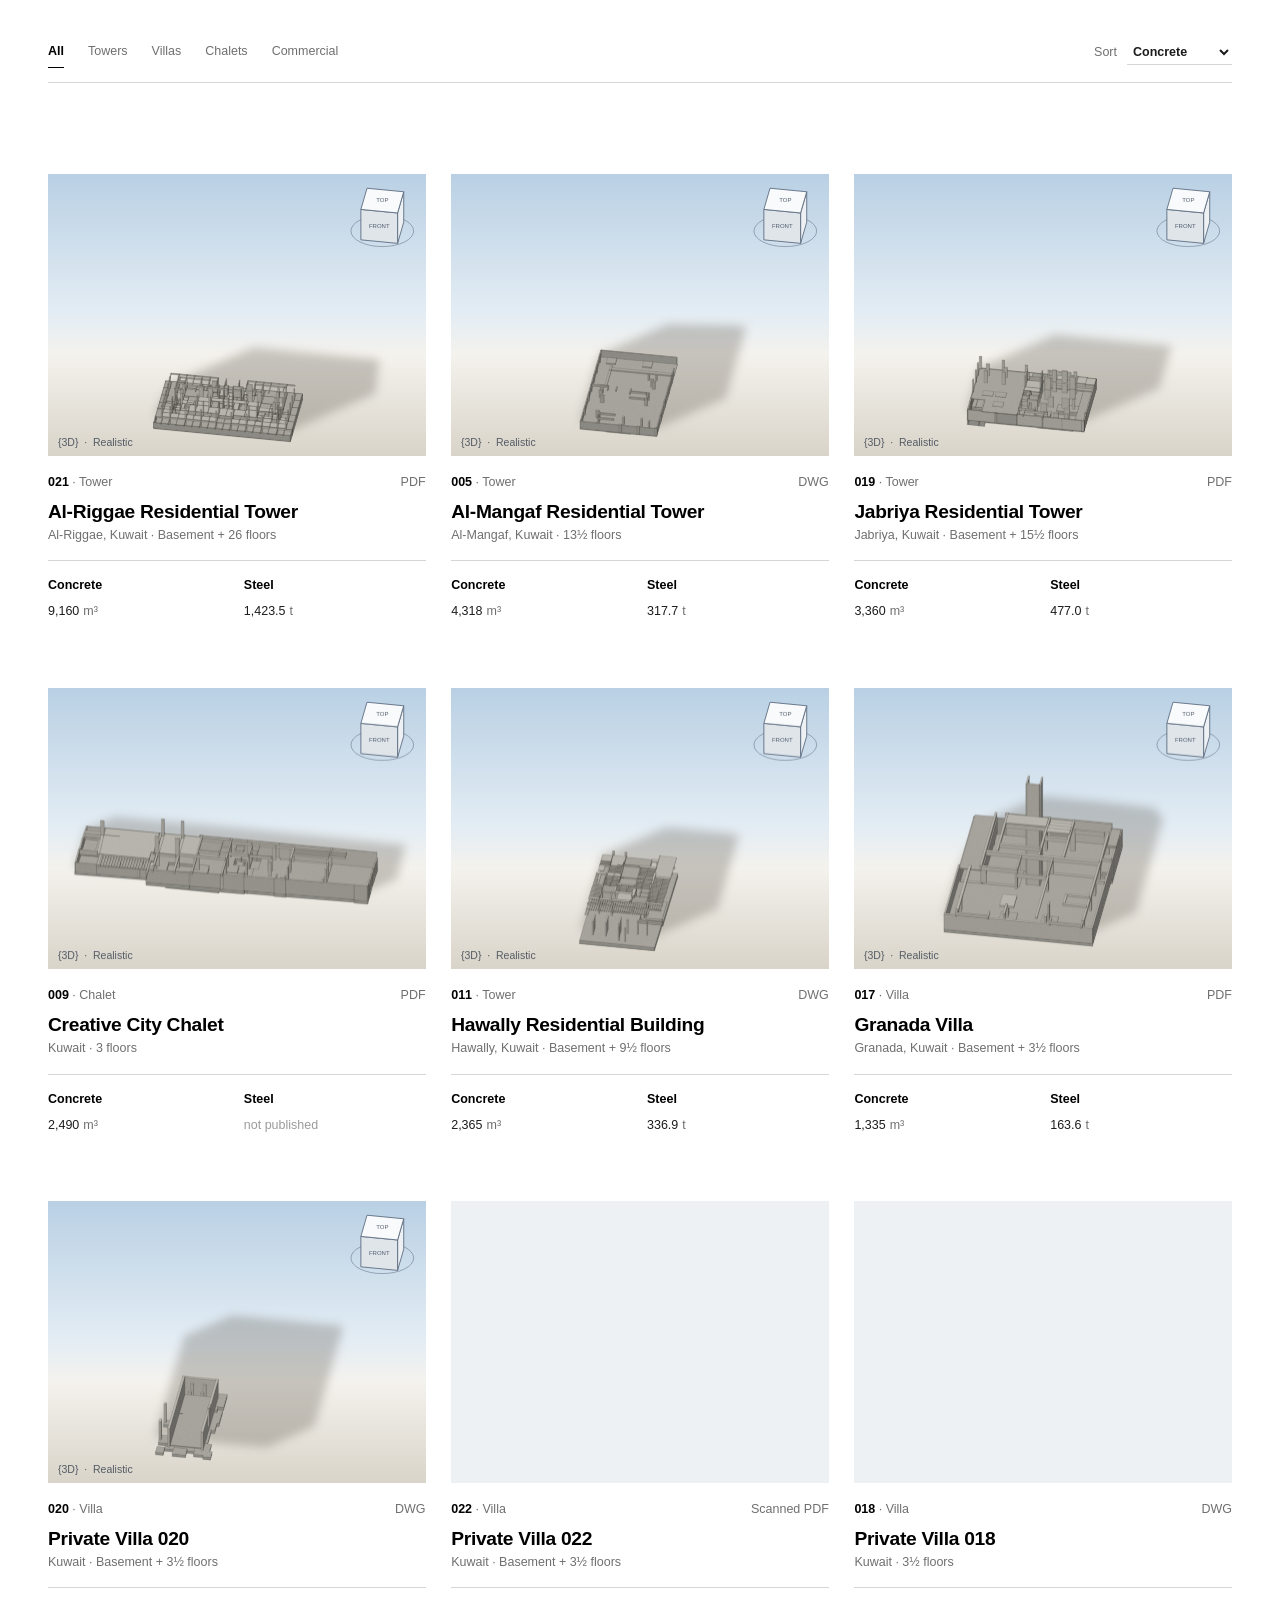
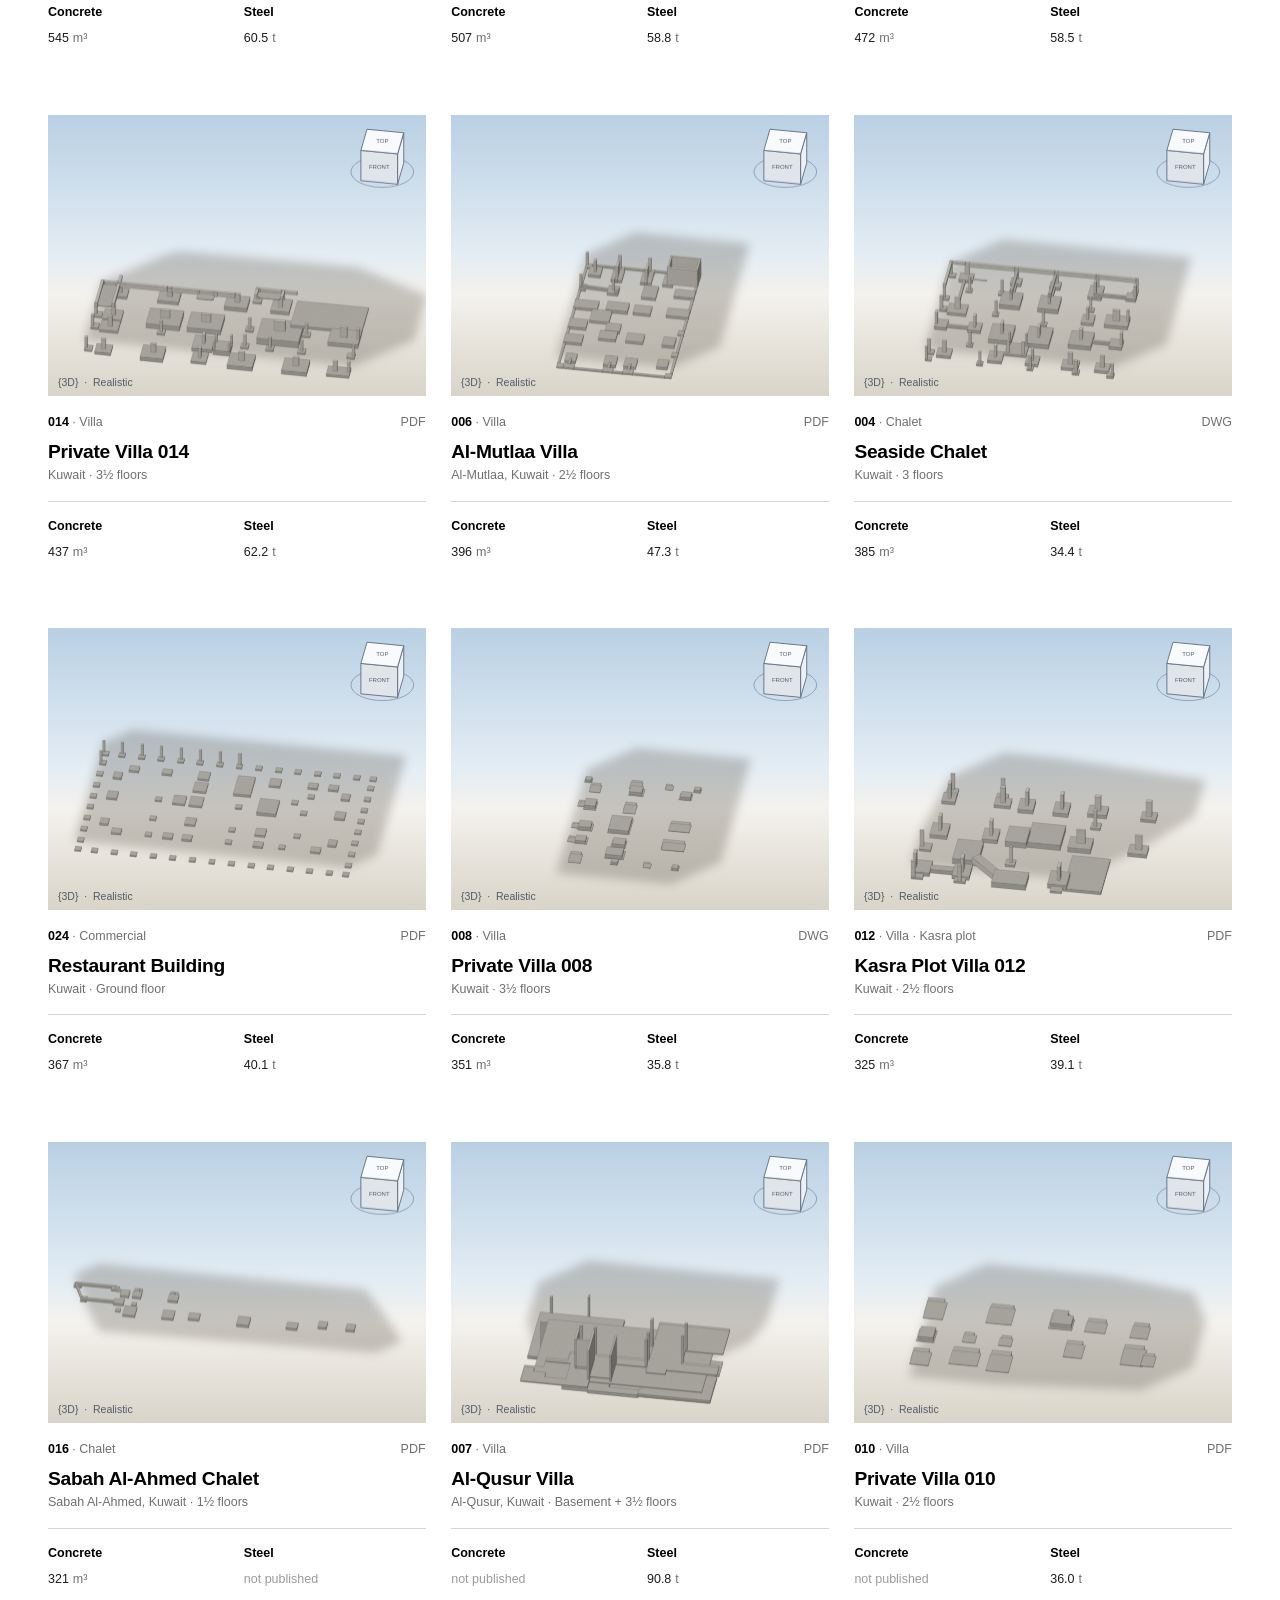
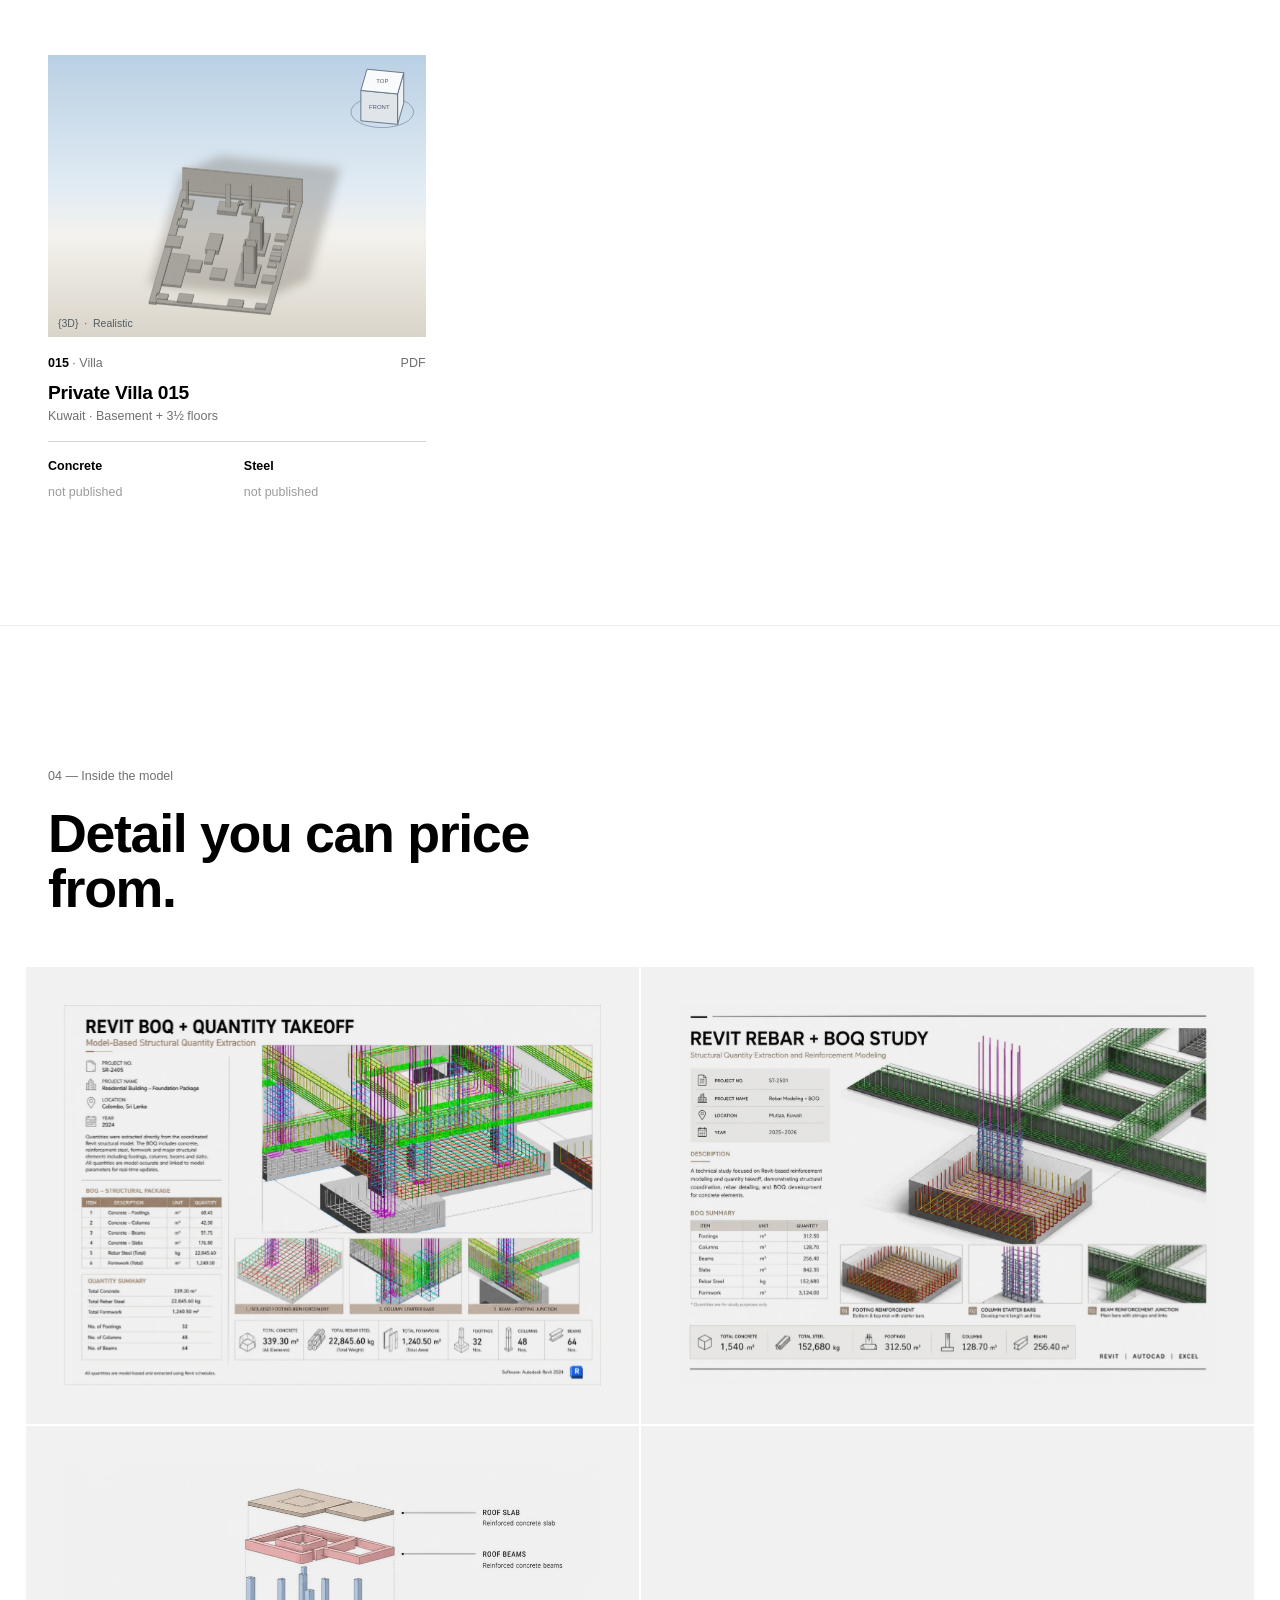
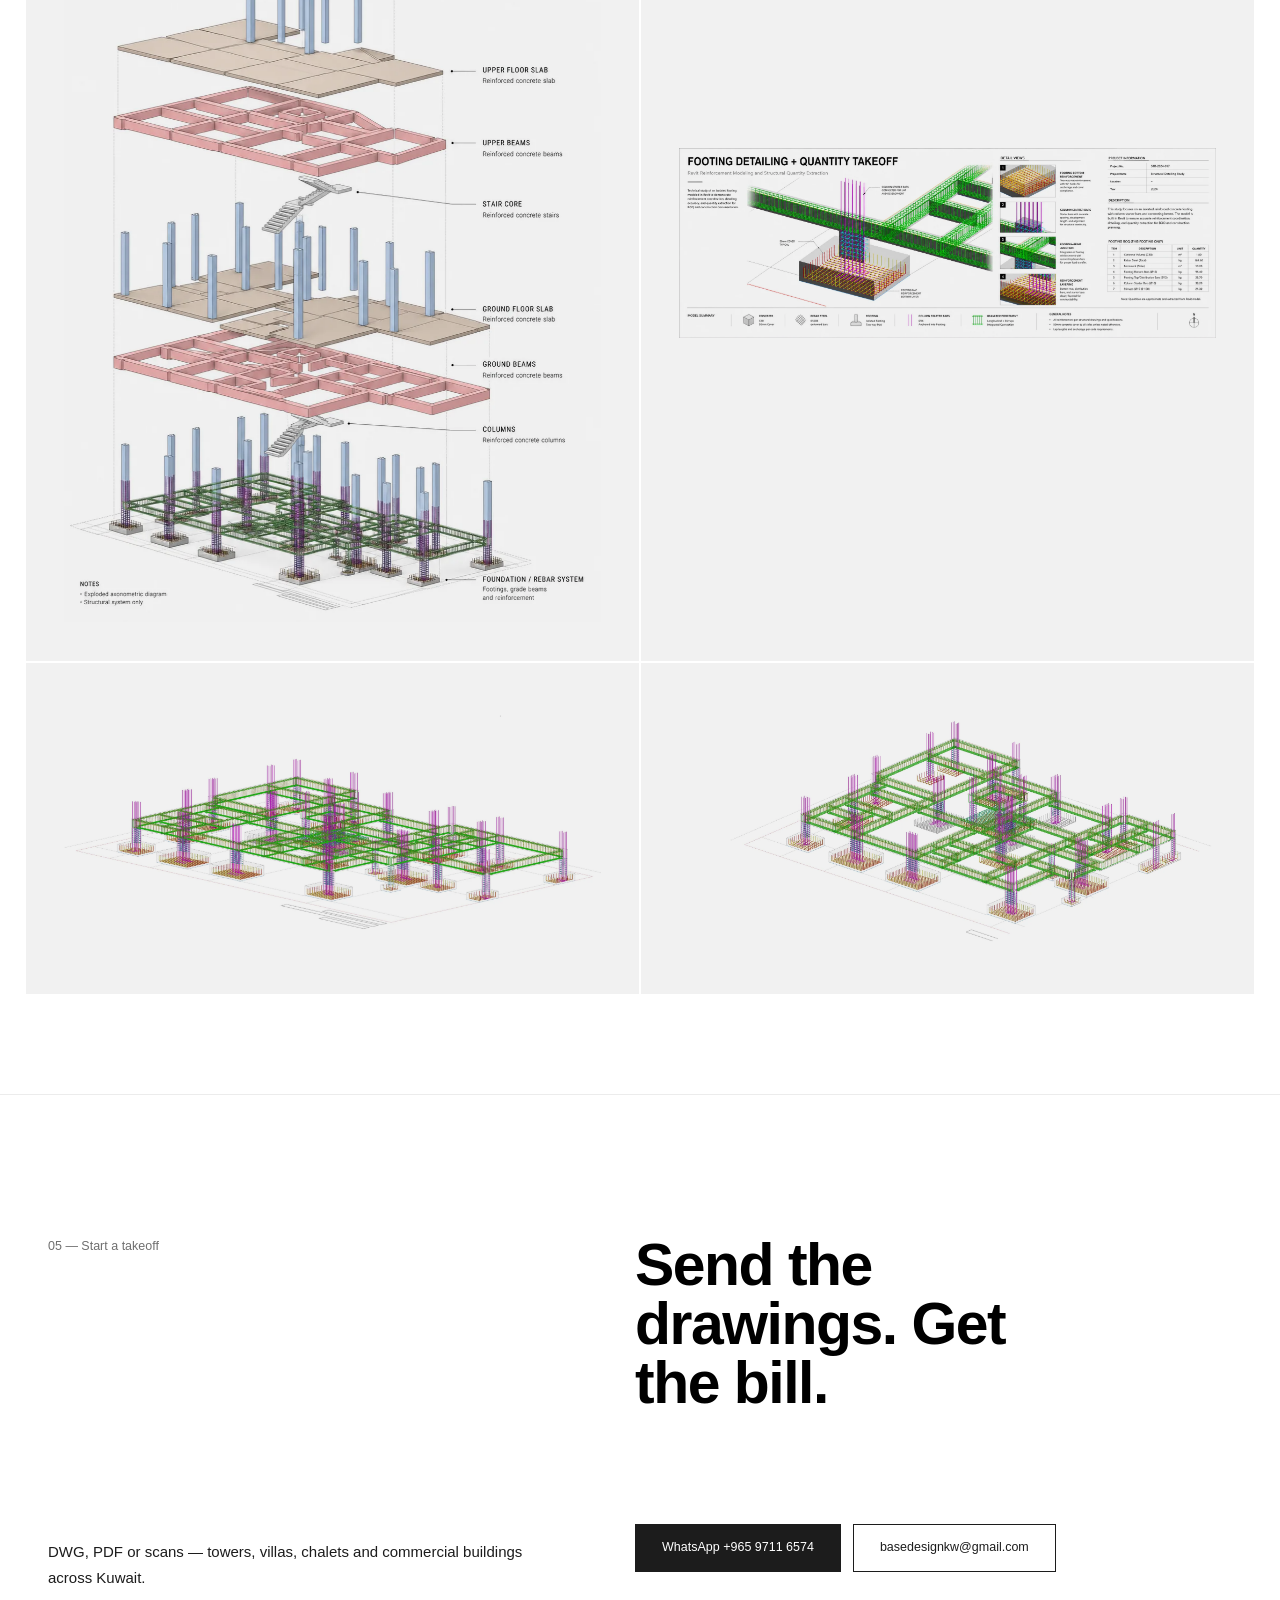
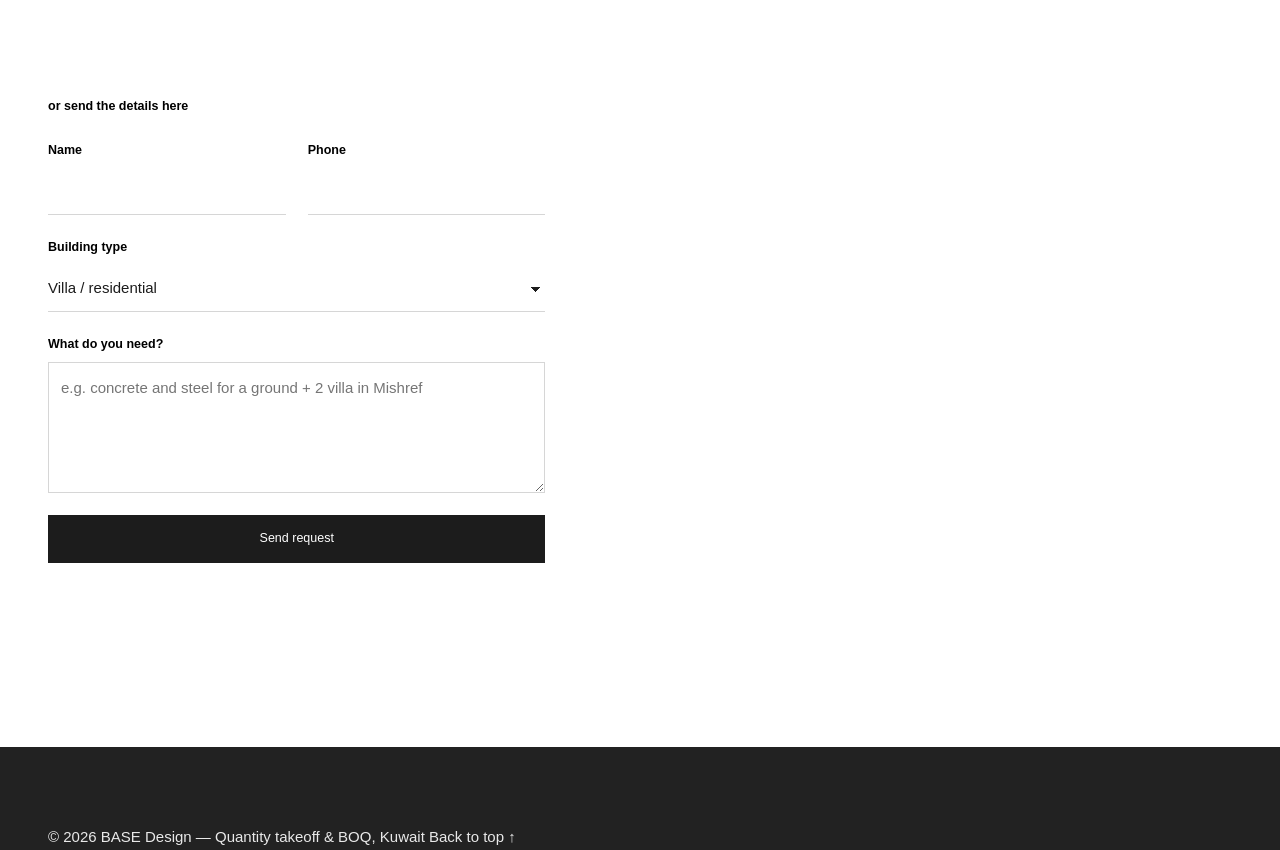
<file: boq/index.html>
<!DOCTYPE html>
<html lang="en">
<head>
<meta charset="utf-8">
<meta name="viewport" content="width=device-width, initial-scale=1">
<title>BASE BOQ</title>
<meta name="robots" content="noindex">
<link rel="canonical" href="https://jellox9991.github.io/base-design/">
<meta http-equiv="refresh" content="0; url=../">
<script>location.replace("../" + location.search + location.hash);</script>
<style>body{margin:0;background:#000;color:#fff;font:16px system-ui,sans-serif;display:grid;place-content:center;min-height:100vh}a{color:#f90130}</style>
</head>
<body>
<p>The BOQ site has moved to <a href="../">the main address</a>.</p>
</body>
</html>
</file>
<file: boq/boq.css>
/* ============================================================
   BASE · BOQ — white Swiss-modern: Inter / Helvetica, near-black
   ink, full-bleed model "photograph" under a dark veil, small
   label/value specs, edge-to-edge image tiles, dark footer.
   ============================================================ */
:root{
  --bg:#fff; --ink:#1c1c1c; --black:#000; --text:#3a3a3a; --mute:#6f6f6f; --soft:#9b9b9b;
  --rule:#d6d6d6; --rule-2:#ececec; --tile:#f1f1f1; --panel:#161616; --foot:#222;
  --f-en:'Inter','Helvetica Neue',Helvetica,Arial,sans-serif;
  --f-ar:'Tajawal','Inter',Arial,sans-serif;
  --f:var(--f-en);
  --meta:12.5px;
  --wrap:1320px; --gut:clamp(16px,4vw,48px); --edge:clamp(12px,2vw,29px); --nav-h:72px;
  --ease:cubic-bezier(.22,.61,.36,1); --slow:cubic-bezier(.16,1,.3,1);
}
html[lang="ar"]{ --f:var(--f-ar); --meta:14px; }
*,*::before,*::after{ box-sizing:border-box; }
html{ scroll-behavior:smooth; scroll-padding-top:var(--nav-h); -webkit-text-size-adjust:100%; }
body{ margin:0; background:var(--bg); color:var(--ink); font-family:var(--f); font-weight:400;
  font-size:15px; line-height:1.75; overflow-x:hidden; -webkit-font-smoothing:antialiased; }
img{ display:block; max-width:100%; height:auto; }
a{ color:inherit; text-decoration:none; }
button,select{ font:inherit; color:inherit; background:none; border:0; cursor:pointer; }
ol,ul{ margin:0; padding:0; list-style:none; }
::selection{ background:var(--ink); color:#fff; }
.wrap{ max-width:var(--wrap); margin:0 auto; padding:0 var(--gut); }

/* ---------- loader ---------- */
.loader{ position:fixed; inset:0; z-index:200; background:#fff; display:grid; place-content:center; gap:20px; justify-items:center;
  transition:opacity .8s var(--ease), visibility .8s; }
.loader.done{ opacity:0; visibility:hidden; }
.loader-mark img{ width:58px; animation:breathe 1.6s var(--ease) infinite alternate; }
.loader-bar{ width:160px; height:1px; background:var(--rule-2); overflow:hidden; }
.loader-bar span{ display:block; height:100%; width:0; background:var(--ink); transition:width .3s var(--ease); }
.loader-txt{ font-size:var(--meta); color:var(--mute); }
@keyframes breathe{ to{ opacity:.4; } }

/* the old custom cursor and scroll bar are not part of this look */
.cursor,.progress,.marquee{ display:none !important; }

/* ---------- header ---------- */
.nav{ position:fixed; inset:0 0 auto; height:var(--nav-h); z-index:100; display:grid; grid-template-columns:1fr auto 1fr; align-items:center;
  padding:0 var(--edge); color:#fff; transition:background .45s var(--ease), color .45s var(--ease), border-color .45s; border-bottom:1px solid transparent; }
.nav.solid{ background:rgba(255,255,255,.96); color:var(--ink); border-color:var(--rule-2);
  backdrop-filter:blur(12px); -webkit-backdrop-filter:blur(12px); }
.nav-brand{ display:flex; align-items:center; gap:12px; justify-self:start; }
.nav-brand img{ height:34px; width:auto; }
.nav-brand .logo-dark,.nav.solid .nav-brand .logo-light{ display:none; }
.nav.solid .nav-brand .logo-dark{ display:block; }
.nav-sub{ font-size:var(--meta); font-weight:500; padding-inline-start:12px; border-inline-start:1px solid currentColor; line-height:1; opacity:.9; }
.nav-links{ display:flex; gap:26px; justify-self:center; }
.nav-links a{ font-size:var(--meta); position:relative; padding:4px 0; opacity:.92; transition:opacity .3s; }
.nav-links a::after{ content:""; position:absolute; inset:auto 0 -2px; height:1px; background:currentColor; transform:scaleX(0); transition:transform .35s var(--slow); }
.nav-links a:hover,.nav-links a.cur{ opacity:1; }
.nav-links a:hover::after,.nav-links a.cur::after{ transform:scaleX(1); }
.nav-end{ display:flex; align-items:center; gap:22px; justify-self:end; }
.nav-ico{ display:grid; place-items:center; width:26px; height:26px; }
.nav-ico svg{ width:22px; height:22px; fill:currentColor; }
.nav-ico:hover{ opacity:.7; }
.lang{ font-size:var(--meta); font-weight:500; padding:4px 0; border-bottom:1px solid transparent; }
.lang:hover{ border-color:currentColor; }
@media (max-width:860px){
  .nav{ grid-template-columns:1fr auto; }
  .nav-links{ display:none; }
  .nav-end{ gap:16px; }
}

/* ---------- type ---------- */
.eyebrow{ display:flex; align-items:center; gap:10px; font-size:var(--meta); color:var(--mute); margin:0 0 18px; }
.dot{ display:none; }
.sec-title{ font-weight:700; font-size:clamp(34px,4.2vw,58px); line-height:1.02; letter-spacing:-.025em; margin:0; max-width:17ch; color:var(--black); }
html[lang="ar"] .sec-title{ line-height:1.3; letter-spacing:0; }
.fine{ font-size:var(--meta); color:var(--mute); margin:26px 0 0; max-width:70ch; line-height:1.75; }
.sec-head{ padding-top:clamp(84px,11vw,150px); padding-bottom:clamp(32px,4vw,56px); }

/* ---------- buttons ---------- */
.btn{ position:relative; display:inline-flex; align-items:center; height:48px; padding:0 26px; font-size:var(--meta); font-weight:500;
  border-radius:0; transition:background .3s var(--ease), color .3s var(--ease), border-color .3s; }
.btn-red{ background:var(--ink); color:#fff; border:1px solid var(--ink); }
.btn-red:hover{ background:#fff; color:var(--ink); }
.btn-line{ border:1px solid var(--ink); color:var(--ink); }
.btn-line:hover{ background:var(--ink); color:#fff; }

/* ---------- hero ---------- */
.hero{ position:relative; height:100svh; min-height:560px; overflow:hidden; background:#5d6068; color:#fff; }
.hero-canvas{ position:absolute; inset:0; width:100%; height:100%; transition:opacity .7s var(--ease); }
.hero::after{ content:""; position:absolute; inset:0; pointer-events:none;
  background:linear-gradient(0deg,rgba(10,10,12,.5),rgba(10,10,12,.3) 45%,rgba(10,10,12,.38)); }
.hero-inner{ position:absolute; z-index:2; inset-inline-start:15.3%; inset-inline-end:var(--gut); top:58%; }
.hero-title{ font-weight:700; font-size:clamp(38px,3.9vw,60px); line-height:.9; letter-spacing:-.02em; margin:0; max-width:22ch; }
html[lang="ar"] .hero-title{ line-height:1.25; letter-spacing:0; }
.hero-title .line{ display:block; overflow:hidden; padding-bottom:.08em; }
.hero-title .line > *{ display:inline-block; transform:translateY(110%); transition:transform 1.2s var(--slow); }
.ready .hero-title .line > *{ transform:none; }
.ready .hero-title .line:nth-child(2) > *{ transition-delay:.1s; }
.ready .hero-title .line:nth-child(3) > *{ transition-delay:.2s; }
@media (max-width:760px){ .hero-inner{ inset-inline-start:var(--gut); top:auto; bottom:16%; } }
.scroll-cue{ position:absolute; z-index:3; left:50%; bottom:26px; width:1px; height:44px; margin-left:-.5px; background:rgba(255,255,255,.35); overflow:hidden; }
.scroll-cue span{ position:absolute; left:0; top:0; width:1px; height:16px; background:#fff; animation:cue 1.9s var(--ease) infinite; }
@keyframes cue{ 0%{ transform:translateY(-16px); } 100%{ transform:translateY(44px); } }

/* ---------- intro / at a glance ---------- */
.intro{ padding:clamp(60px,7vw,96px) 0 clamp(70px,9vw,120px); }
.intro-inner{ display:grid; grid-template-columns:minmax(0,7fr) minmax(0,4fr); gap:clamp(32px,8vw,140px); align-items:start; }
.intro-name{ font-size:var(--meta); font-weight:700; line-height:1.5; margin:12px 0 22px; color:var(--black); }
.intro-lede{ font-size:clamp(17px,1.5vw,21px); line-height:1.6; color:var(--ink); margin:0 0 34px; max-width:36ch; letter-spacing:-.005em; }
.hero-cta{ display:flex; flex-wrap:wrap; gap:12px; }
.spec{ margin:0; display:grid; gap:18px; }
.spec div{ display:block; }
.spec dt{ font-size:var(--meta); font-weight:700; line-height:1.75; color:var(--black); }
.spec dd{ margin:0; font-size:var(--meta); line-height:1.75; color:var(--ink); }
.spec dd b{ font-weight:400; font-variant-numeric:tabular-nums; }
.spec-share{ margin:34px 0 0; padding-top:30px; border-top:1px solid var(--soft); font-size:var(--meta); display:flex; gap:16px; flex-wrap:wrap; }
.spec-share a{ text-decoration:underline; text-underline-offset:3px; text-decoration-thickness:1px; }
.spec-share a:hover{ opacity:.6; }
@media (max-width:860px){ .intro-inner{ grid-template-columns:1fr; } }

/* ---------- method ---------- */
.method{ border-top:1px solid var(--rule-2); }
.method-body{ display:grid; grid-template-columns:1fr 1fr; gap:clamp(30px,6vw,96px); align-items:start; padding-bottom:clamp(80px,10vw,130px); }
.method-stage{ position:sticky; top:calc(var(--nav-h) + 4vh); aspect-ratio:1; background:var(--panel); }
.method-stage svg{ width:100%; height:100%; display:block; }
.stage-label{ position:absolute; left:20px; top:14px; display:flex; gap:12px; align-items:baseline; font-size:var(--meta); color:rgba(255,255,255,.6); }
.stage-label span:first-child{ font-size:28px; font-weight:700; color:#fff; letter-spacing:-.02em; }
html[dir="rtl"] .stage-label{ left:auto; right:20px; }
.method-steps{ display:flex; flex-direction:column; }
.step{ min-height:58vh; display:flex; flex-direction:column; justify-content:center; padding:20px 0; border-top:1px solid var(--rule); opacity:.3; transition:opacity .6s var(--ease); }
.step.on{ opacity:1; }
.step-no{ font-size:var(--meta); font-weight:500; color:var(--mute); }
.step h3{ font-weight:700; font-size:clamp(26px,2.6vw,38px); letter-spacing:-.02em; margin:6px 0 14px; line-height:1.08; color:var(--black); }
html[lang="ar"] .step h3{ line-height:1.35; letter-spacing:0; }
.step p{ color:var(--text); max-width:44ch; margin:0; }
#stage .lyr{ transition:opacity .8s var(--ease), transform 1s var(--slow); }
#stage .draw{ stroke-dasharray:var(--len); stroke-dashoffset:var(--len); transition:stroke-dashoffset 1.6s var(--slow); }
#stage .show .draw{ stroke-dashoffset:0; }
@media (max-width:860px){
  .method-body{ grid-template-columns:1fr; }
  .method-stage{ top:calc(var(--nav-h) + 8px); width:min(100%,420px); margin:0 auto; z-index:2; }
  .step{ min-height:50vh; }
}

/* ---------- ascent (walkthrough) ---------- */
.ascent{ position:relative; height:420vh; border-top:1px solid var(--rule-2); }
.ascent-pin{ position:sticky; top:0; height:100vh; display:grid; grid-template-columns:minmax(0,4fr) minmax(0,7fr); align-items:center;
  padding:calc(var(--nav-h) + 20px) var(--edge) 24px calc(var(--edge) + 4vw); gap:clamp(24px,5vw,80px); }
html[dir="rtl"] .ascent-pin{ padding:calc(var(--nav-h) + 20px) calc(var(--edge) + 4vw) 24px var(--edge); }
.ascent-sub{ color:var(--text); margin:18px 0 36px; }
.ascent-read{ display:grid; gap:16px; }
.ascent-read div{ display:grid; grid-template-columns:150px auto; align-items:baseline; padding-bottom:12px; border-bottom:1px solid var(--rule-2); }
.ascent-read small{ font-size:var(--meta); font-weight:700; color:var(--black); }
.ascent-read b{ font-weight:400; font-size:clamp(22px,2vw,30px); letter-spacing:-.01em; line-height:1.1; font-variant-numeric:tabular-nums; white-space:nowrap; }
.ascent-track{ margin-top:26px; height:1px; background:var(--rule); position:relative; }
.ascent-track span{ position:absolute; inset:0 auto 0 0; width:0; background:var(--ink); }
html[dir="rtl"] .ascent-track span{ inset:0 0 0 auto; }
.ascent-view{ position:relative; height:100%; min-height:0; background:#e4edf4; }
.ascent-view canvas{ width:100%; height:100%; display:block; }
@media (max-width:860px){
  .ascent-pin{ grid-template-columns:1fr; grid-template-rows:auto 1fr; align-content:start; padding:calc(var(--nav-h) + 10px) var(--gut) 16px; }
  .ascent .sec-title{ font-size:30px; } .ascent-sub{ margin:8px 0 14px; } .ascent .fine{ display:none; }
  .ascent-read{ grid-template-columns:repeat(3,auto); gap:14px; }
  .ascent-read div{ grid-template-columns:1fr; border:0; padding:0; }
  .ascent-read b{ font-size:20px; }
}

/* ---------- projects ---------- */
.projects{ border-top:1px solid var(--rule-2); }
.toolbar{ display:flex; flex-wrap:wrap; gap:18px 30px; justify-content:space-between; align-items:center; margin-top:40px; padding-bottom:14px; border-bottom:1px solid var(--rule); }
.filters{ display:flex; flex-wrap:wrap; gap:4px 24px; }
.filters button{ font-size:var(--meta); color:var(--mute); padding:4px 0; border-bottom:1px solid transparent; transition:color .3s, border-color .3s; }
.filters button:hover{ color:var(--ink); }
.filters button.on{ color:var(--black); font-weight:600; border-color:var(--black); }
.sort{ display:flex; gap:10px; align-items:center; font-size:var(--meta); color:var(--mute); }
.sort select{ border:0; border-bottom:1px solid var(--rule); padding:4px 18px 4px 2px; background:transparent; color:var(--ink); font-size:var(--meta); font-weight:600; }
.grid{ display:grid; grid-template-columns:repeat(auto-fill,minmax(min(100%,340px),1fr)); gap:clamp(40px,5vw,64px) clamp(20px,2vw,28px);
  padding-top:40px; padding-bottom:clamp(80px,10vw,120px); }
.card{ position:relative; cursor:pointer; display:flex; flex-direction:column; outline:none;
  opacity:0; transform:translateY(24px); transition:opacity .9s var(--ease), transform .9s var(--slow); }
.card.in{ opacity:1; transform:none; }
.card::before,.card-arrow{ display:none; }
.card-top{ order:2; display:flex; justify-content:space-between; gap:12px; font-size:var(--meta); color:var(--mute); margin-top:16px; }
.card-top b{ color:var(--black); font-weight:700; }
.card-art{ order:1; display:block; overflow:hidden; background:#eef1f4; }
.card-art canvas{ display:block; width:100%; height:clamp(240px,22vw,300px); transition:transform 1.1s var(--slow); }
.card:hover .card-art canvas,.card:focus-visible .card-art canvas{ transform:scale(1.035); }
.card:focus-visible{ outline:2px solid var(--ink); outline-offset:6px; }
.card h3{ order:3; font-weight:700; font-size:clamp(19px,1.5vw,22px); letter-spacing:-.015em; line-height:1.2; margin:6px 0 2px; color:var(--black); }
html[lang="ar"] .card h3{ letter-spacing:0; line-height:1.4; }
.card .place{ order:4; font-size:var(--meta); color:var(--mute); margin:0 0 14px; }
.card-q{ order:5; display:grid; grid-template-columns:1fr 1fr; gap:14px; border-top:1px solid var(--rule); padding-top:14px; }
.card-q small{ display:block; font-size:var(--meta); font-weight:700; color:var(--black); }
.card-q b{ font-weight:400; font-size:var(--meta); font-variant-numeric:tabular-nums; }
.card-q b.na{ color:var(--soft); }
.card-q em{ font-style:normal; font-size:var(--meta); color:var(--mute); margin-inline-start:4px; }
.card.hide{ display:none; }

/* ---------- gallery: edge-to-edge tiles ---------- */
.gallery{ border-top:1px solid var(--rule-2); padding-bottom:clamp(60px,8vw,100px); }
.reel{ display:grid; grid-template-columns:1fr 1fr; gap:2px; padding:0 var(--edge); }
.reel-col{ display:flex; flex-direction:column; gap:2px; }
.reel figure{ flex:1 1 auto; margin:0; display:flex; align-items:center; justify-content:center; background:var(--tile);
  padding:clamp(14px,3vw,44px); opacity:0; transition:opacity 1s var(--ease); }
.reel figure.in{ opacity:1; }
.reel img{ width:100%; height:auto; mix-blend-mode:multiply; pointer-events:none; }
@media (max-width:640px){ .reel{ grid-template-columns:1fr; } }

/* ---------- contact ---------- */
.contact{ border-top:1px solid var(--rule-2); padding:clamp(90px,11vw,150px) 0; }
.contact-inner{ display:grid; grid-template-columns:minmax(0,5fr) minmax(0,6fr); gap:clamp(36px,7vw,110px); align-items:start; }
.contact-title{ font-weight:700; font-size:clamp(36px,4.6vw,64px); line-height:1; letter-spacing:-.025em; margin:0 0 22px; max-width:12ch; color:var(--black); }
html[lang="ar"] .contact-title{ line-height:1.3; letter-spacing:0; }
.contact-lede{ color:var(--text); margin:0 0 30px; max-width:40ch; }
.qform{ width:100%; display:grid; gap:22px; }
.qform-or{ margin:0; font-size:var(--meta); font-weight:700; color:var(--black); }
.qform-row{ display:grid; grid-template-columns:1fr 1fr; gap:22px; }
.qf{ display:grid; gap:6px; }
.qf > span{ font-size:var(--meta); font-weight:700; color:var(--black); }
.qf input,.qf select,.qf textarea{ width:100%; font:inherit; font-size:15px; color:var(--ink); background:transparent; border:0; border-bottom:1px solid var(--rule);
  border-radius:0; padding:10px 0; outline:none; transition:border-color .3s; }
.qf textarea{ resize:vertical; min-height:110px; border:1px solid var(--rule); padding:12px; }
.qf input:focus,.qf select:focus,.qf textarea:focus{ border-color:var(--ink); }
.qf select{ appearance:none; cursor:pointer; background-image:linear-gradient(45deg,transparent 50%,var(--ink) 50%),linear-gradient(135deg,var(--ink) 50%,transparent 50%);
  background-position:calc(100% - 10px) 52%,calc(100% - 5px) 52%; background-size:5px 5px; background-repeat:no-repeat; padding-inline-end:28px; }
html[dir="rtl"] .qf select{ background-position:10px 52%,5px 52%; }
.qform .is-bad{ border-color:#c0182c; }
.qform-send{ justify-content:center; width:100%; }
.qform-send[disabled]{ opacity:.6; cursor:wait; }
.qform-note{ margin:0; min-height:1.5em; font-size:14px; color:var(--text); }
.qform-note.is-ok{ color:#1d7a3e; } .qform-note.is-err{ color:#c0182c; }
.qform-note a{ color:inherit; text-decoration:underline; text-underline-offset:3px; }
.qform-trap{ position:absolute; width:1px; height:1px; overflow:hidden; clip-path:inset(50%); white-space:nowrap; opacity:0; pointer-events:none; }
@media (max-width:860px){ .contact-inner{ grid-template-columns:1fr; } }
@media (max-width:560px){ .qform-row{ grid-template-columns:1fr; } }

/* ---------- footer ---------- */
.foot{ background:var(--foot); color:#e9e9e9; padding-top:clamp(56px,6vw,80px); }
.foot-inner{ display:grid; grid-template-columns:minmax(0,4fr) repeat(3,minmax(0,2fr)); gap:32px clamp(20px,3vw,40px); padding-bottom:clamp(50px,6vw,80px); }
.foot-brand b{ display:block; font-size:19px; font-weight:700; letter-spacing:-.01em; margin-bottom:12px; color:#f2f2f2; }
.foot-brand span{ font-size:var(--meta); color:#d6d6d6; }
.foot-col h4{ margin:0 0 16px; font-size:var(--meta); font-weight:700; color:#f2f2f2; }
.foot-col p{ margin:0; font-size:var(--meta); line-height:1.8; color:#d6d6d6; }
.foot-col a:hover{ color:#fff; text-decoration:underline; text-underline-offset:3px; }
.foot-base{ position:relative; display:flex; justify-content:space-between; flex-wrap:wrap; gap:10px; padding-top:22px; padding-bottom:26px;
  font-size:var(--meta); color:#a9a9a9; }
.foot-base::before{ content:""; position:absolute; top:0; left:var(--gut); right:var(--gut); height:1px; background:rgba(255,255,255,.12); }
.foot-base a:hover{ color:#fff; }
@media (max-width:860px){ .foot-inner{ grid-template-columns:1fr 1fr; } .foot-brand{ grid-column:1 / -1; } }

/* ---------- reveal ---------- */
[data-reveal]{ opacity:0; transform:translateY(26px); transition:opacity 1s var(--ease), transform 1s var(--slow); }
[data-reveal].in{ opacity:1; transform:none; }

/* ---------- project dialog ---------- */
.modal{ position:fixed; inset:0; z-index:160; display:grid; place-items:center; padding:16px; visibility:hidden; }
.modal.open{ visibility:visible; }
.modal-bg{ position:absolute; inset:0; background:rgba(20,20,20,.55); opacity:0; transition:opacity .45s var(--ease); }
.modal.open .modal-bg{ opacity:1; }
.modal-card{ position:relative; width:min(1180px,100%); max-height:calc(100svh - 32px); overflow:auto; display:grid; grid-template-columns:1.15fr 1fr; background:#fff; color:var(--ink);
  opacity:0; transform:translateY(30px); transition:opacity .5s var(--ease), transform .6s var(--slow); }
.modal.open .modal-card{ opacity:1; transform:none; }
.modal-view{ position:relative; background:#eef1f4; min-height:440px; }
.modal-view canvas{ width:100%; height:100%; min-height:440px; display:block; }
.modal-info{ padding:clamp(28px,4vw,52px); display:flex; flex-direction:column; }
.modal-info .eyebrow{ margin-bottom:14px; }
.modal-info h3{ font-weight:700; font-size:clamp(28px,2.8vw,42px); line-height:1.04; letter-spacing:-.025em; margin:0 0 8px; color:var(--black); }
html[lang="ar"] .modal-info h3{ letter-spacing:0; line-height:1.3; }
.m-place{ color:var(--mute); margin:0 0 22px; font-size:var(--meta); }
.m-scope{ color:var(--text); margin:0 0 26px; padding-inline-start:14px; border-inline-start:2px solid var(--ink); font-size:14px; }
.m-stats{ display:grid; grid-template-columns:repeat(3,1fr); gap:14px; padding:16px 0; border-block:1px solid var(--rule); margin-bottom:24px; }
.m-stats small{ display:block; font-size:var(--meta); font-weight:700; color:var(--black); }
.m-stats b{ font-weight:400; font-size:22px; letter-spacing:-.01em; font-variant-numeric:tabular-nums; }
.m-note{ color:var(--text); margin:0; flex:1; font-size:14px; }
.m-nav{ display:flex; justify-content:space-between; gap:10px; margin-top:28px; }
.m-nav button{ width:34px; height:44px; display:grid; place-items:center; transition:opacity .3s; }
.m-nav button svg{ width:14px; height:30px; fill:none; stroke:var(--ink); stroke-width:1.6; }
.m-nav button:hover{ opacity:.5; }
html[dir="rtl"] .m-nav button{ transform:scaleX(-1); }
.modal-x{ position:absolute; top:12px; inset-inline-end:14px; z-index:2; width:40px; height:40px; font-size:30px; line-height:1; font-weight:300; color:var(--ink); }
.modal-x:hover{ opacity:.55; }
@media (max-width:860px){ .modal-card{ grid-template-columns:1fr; } .modal-view,.modal-view canvas{ min-height:300px; } }

.m-rot{ position:absolute; left:14px; top:14px; display:flex; gap:6px; }
.m-rot button{ width:34px; height:34px; background:rgba(255,255,255,.9); color:var(--ink); border:1px solid rgba(0,0,0,.15); font-size:16px; transition:background .3s, color .3s; }
.m-rot button:hover{ background:var(--ink); color:#fff; }
html[dir="rtl"] .m-rot{ left:auto; right:14px; }

/* ---------- screenshot mode (?y=…) ---------- */
.cap *,.cap *::before,.cap *::after{ transition:none !important; animation:none !important; }
.cap .loader{ display:none; }
.cap [data-reveal],.cap .card,.cap .reel figure{ opacity:1; transform:none; }
.cap .hero{ height:900px; } .cap .step{ min-height:520px; }
.cap .ascent{ height:auto; } .cap .ascent-pin{ position:relative; height:900px; }

@media (prefers-reduced-motion:reduce){
  *,*::before,*::after{ animation:none !important; transition-duration:.01ms !important; }
  html{ scroll-behavior:auto; }
}
</file>
